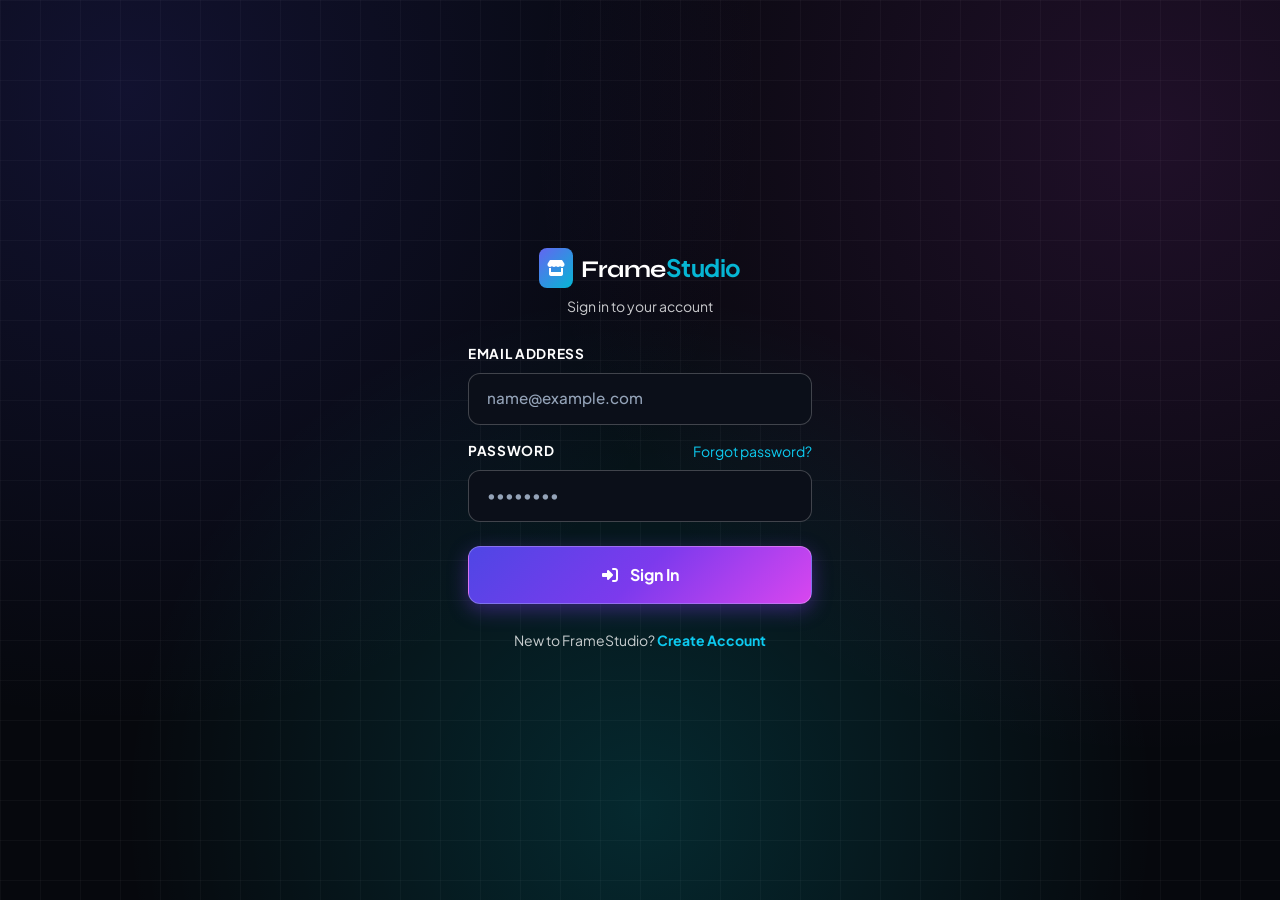
<file: frontend/admin/dashboard.html>
<!DOCTYPE html>
<html lang="en">
<head>
    <meta charset="UTF-8">
    <meta name="viewport" content="width=device-width, initial-scale=1.0">
    <title>Management Dashboard | FrameStudio</title>
    <link href="https://cdn.jsdelivr.net/npm/bootstrap@5.3.2/dist/css/bootstrap.min.css" rel="stylesheet">
    <link rel="stylesheet" href="https://cdnjs.cloudflare.com/ajax/libs/font-awesome/6.4.2/css/all.min.css">
    <link rel="stylesheet" href="../customer/css/style.css">
    <style>
        .stat-card {
            background: #0d1322 !important;
            border: 1px solid rgba(255, 255, 255, 0.22) !important;
            border-radius: 18px !important;
            padding: 1.4rem !important;
            box-shadow: 0 10px 30px rgba(0, 0, 0, 0.6) !important;
            transition: transform 0.25s ease, border-color 0.25s ease;
            height: 100%;
        }
        .stat-card:hover {
            transform: translateY(-3px);
            border-color: #00f2fe !important;
        }

        .stat-label {
            font-size: 0.82rem !important;
            font-weight: 800 !important;
            text-transform: uppercase !important;
            letter-spacing: 0.06em !important;
            display: block !important;
            margin-bottom: 0.35rem !important;
            text-shadow: 0 1px 2px rgba(0,0,0,0.8);
        }

        .stat-value {
            font-size: 1.85rem !important;
            font-weight: 800 !important;
            margin: 0 !important;
            line-height: 1.2 !important;
        }

        .metrics-section-title {
            color: #94a3b8;
            font-size: 0.85rem;
            font-weight: 800;
            text-transform: uppercase;
            letter-spacing: 0.08em;
            margin-bottom: 0.75rem;
            display: flex;
            align-items: center;
            gap: 0.5rem;
        }

        table.table-custom-dark,
        table.table-custom-dark > thead,
        table.table-custom-dark > tbody,
        table.table-custom-dark > thead > tr,
        table.table-custom-dark > tbody > tr,
        table.table-custom-dark > thead > tr > th,
        table.table-custom-dark > tbody > tr > td {
            background-color: transparent !important;
            background: transparent !important;
            --bs-table-bg: transparent !important;
            --bs-table-accent-bg: transparent !important;
            --bs-table-striped-bg: transparent !important;
            --bs-table-hover-bg: rgba(255, 255, 255, 0.04) !important;
        }

        table.table-custom-dark th {
            color: #00f2fe !important;
            font-weight: 800 !important;
            font-size: 0.85rem !important;
            text-transform: uppercase !important;
            letter-spacing: 0.06em !important;
            border-bottom: 2px solid rgba(0, 242, 254, 0.3) !important;
            border-top: none !important;
            padding: 1.1rem 0.9rem !important;
        }

        table.table-custom-dark td {
            color: #ffffff !important;
            font-weight: 500 !important;
            font-size: 0.95rem !important;
            padding: 1.1rem 0.9rem !important;
            vertical-align: middle !important;
            border-bottom: 1px solid rgba(255, 255, 255, 0.12) !important;
            border-top: none !important;
        }

        .empty-table-text {
            color: #cbd5e1 !important;
            font-size: 1rem !important;
            font-weight: 600 !important;
            padding: 3rem 1rem !important;
        }

        .admin-nav-tabs .nav-link {
            background: #0f172a !important;
            color: #ffffff !important;
            font-weight: 700 !important;
            font-size: 0.95rem !important;
            border: 1px solid rgba(255, 255, 255, 0.3) !important;
            border-radius: 12px !important;
            padding: 0.85rem 1.5rem !important;
            display: inline-flex;
            align-items: center;
            gap: 0.5rem;
        }
        .admin-nav-tabs .nav-link:hover {
            background: #1e293b !important;
            color: #00f2fe !important;
            border-color: #00f2fe !important;
        }
        .admin-nav-tabs .nav-link.active {
            background: linear-gradient(135deg, #4f46e5 0%, #7c3aed 50%, #d946ef 100%) !important;
            color: #ffffff !important;
            font-weight: 800 !important;
            border: 1px solid rgba(255, 255, 255, 0.6) !important;
            box-shadow: 0 6px 20px rgba(124, 58, 237, 0.5) !important;
        }

        #flashcardContainer {
            position: fixed;
            top: 24px;
            right: 24px;
            z-index: 1099;
            display: flex;
            flex-direction: column;
            gap: 12px;
            pointer-events: none;
        }

        .flashcard-toast {
            pointer-events: auto;
            min-width: 320px;
            max-width: 420px;
            background: rgba(13, 19, 34, 0.95);
            backdrop-filter: blur(16px);
            border-radius: 16px;
            padding: 1rem 1.25rem;
            color: #ffffff;
            box-shadow: 0 15px 35px rgba(0, 0, 0, 0.7);
            border: 1px solid rgba(255, 255, 255, 0.18);
            display: flex;
            align-items: flex-start;
            gap: 12px;
            animation: slideInRight 0.3s cubic-bezier(0.16, 1, 0.3, 1);
            transition: all 0.3s ease;
        }

        .flashcard-toast.success { border-color: #10b981; }
        .flashcard-toast.danger { border-color: #ef4444; }
        .flashcard-toast.info { border-color: #00f2fe; }

        @keyframes slideInRight {
            from { transform: translateX(100%); opacity: 0; }
            to { transform: translateX(0); opacity: 1; }
        }

        .glass-confirm-dialog {
            background: #0d1322 !important;
            border: 1px solid rgba(255, 255, 255, 0.22) !important;
            border-radius: 22px !important;
            box-shadow: 0 25px 60px rgba(0, 0, 0, 0.95);
        }
    </style>
</head>
<body>

    <!-- Flashcard Toast Notifications Hub -->
    <div id="flashcardContainer"></div>

    <!-- Sticky Navigation with Left Hamburger Menu -->
    <nav class="navbar navbar-expand-lg navbar-dark glass-nav sticky-top py-3">
        <div class="container-fluid px-lg-5">
            <button class="hamburger-btn me-3" type="button" data-bs-toggle="offcanvas" data-bs-target="#fsHamburgerDrawer" aria-controls="fsHamburgerDrawer">
                <i class="fas fa-bars"></i>
            </button>

            <a class="navbar-brand d-flex align-items-center gap-2 text-white" href="dashboard.html">
                <span class="p-2 rounded-3" style="background: linear-gradient(135deg, #6366f1, #06b6d4);">
                    <i class="fas fa-shield-halved text-white"></i>
                </span>
                <span class="fs-4 fw-bold brand-font">Studio<span style="color:#06b6d4">Control</span></span>
            </a>
            <div class="d-flex align-items-center gap-3 ms-auto">
                <span id="userBadgeRole" class="badge px-3 py-2 text-uppercase fw-bold bg-danger">ROLE: ADMIN</span>
                <a href="../customer/shop.html" target="_blank" class="btn btn-luxury-outline btn-sm">
                    <i class="fas fa-external-link-alt me-1"></i> Live Storefront
                </a>
                <button onclick="Auth.logout()" class="btn btn-luxury-outline btn-sm text-danger border-danger">
                    <i class="fas fa-sign-out-alt me-1"></i> Logout
                </button>
            </div>
        </div>
    </nav>

    <div class="container-fluid px-lg-5 py-5">
        
        <!-- ROW 1: USER DIRECTORY & COMMUNITY METRICS (STRICTLY ADMIN-ONLY) -->
        <div id="adminCommunityMetricsBlock" class="d-none">
            <div class="metrics-section-title">
                <i class="fas fa-users text-info"></i> FrameStudio Community & Account Metrics
            </div>
            <div class="row g-4 mb-5">
                <div class="col-md-3 col-sm-6">
                    <div class="stat-card">
                        <div class="d-flex justify-content-between align-items-center">
                            <div>
                                <span class="stat-label" style="color: #38bdf8 !important;">Total Platform Users</span>
                                <h3 class="stat-value text-white" id="statTotalUsers">0</h3>
                            </div>
                            <div class="p-3 rounded-circle" style="background: rgba(0, 242, 254, 0.15); border: 1px solid #00f2fe;">
                                <i class="fas fa-users fs-4" style="color: #00f2fe;"></i>
                            </div>
                        </div>
                    </div>
                </div>

                <div class="col-md-3 col-sm-6">
                    <div class="stat-card">
                        <div class="d-flex justify-content-between align-items-center">
                            <div>
                                <span class="stat-label" style="color: #a5b4fc !important;">Registered Customers</span>
                                <h3 class="stat-value text-white" id="statTotalCustomers">0</h3>
                            </div>
                            <div class="p-3 rounded-circle" style="background: rgba(99, 102, 241, 0.2); border: 1px solid #6366f1;">
                                <i class="fas fa-user-tag fs-4 text-primary"></i>
                            </div>
                        </div>
                    </div>
                </div>

                <div class="col-md-3 col-sm-6">
                    <div class="stat-card">
                        <div class="d-flex justify-content-between align-items-center">
                            <div>
                                <span class="stat-label" style="color: #f472b6 !important;">Vendors & Agencies</span>
                                <h3 class="stat-value text-white" id="statTotalVendors">0</h3>
                            </div>
                            <div class="p-3 rounded-circle" style="background: rgba(236, 72, 153, 0.2); border: 1px solid #ec4899;">
                                <i class="fas fa-store fs-4" style="color: #ec4899;"></i>
                            </div>
                        </div>
                    </div>
                </div>

                <div class="col-md-3 col-sm-6">
                    <div class="stat-card">
                        <div class="d-flex justify-content-between align-items-center">
                            <div>
                                <span class="stat-label" style="color: #fde047 !important;">Pending Vendor Approvals</span>
                                <h3 class="stat-value" style="color: #facc15 !important;" id="statPendingVendors">0</h3>
                            </div>
                            <div class="p-3 rounded-circle" style="background: rgba(245, 158, 11, 0.2); border: 1px solid #f59e0b;">
                                <i class="fas fa-user-clock fs-4 text-warning"></i>
                            </div>
                        </div>
                    </div>
                </div>
            </div>
        </div>

        <!-- ROW 2: STORE OPERATIONS & REVENUE -->
        <div class="metrics-section-title">
            <i class="fas fa-chart-line text-success"></i> Store Commerce & Order Metrics
        </div>
        <div class="row g-4 mb-5">
            <div class="col-md-3 col-sm-6">
                <div class="stat-card">
                    <div class="d-flex justify-content-between align-items-center">
                        <div>
                            <span class="stat-label" style="color: #4ade80 !important;">Total Sales Revenue</span>
                            <h3 class="stat-value text-white" id="statRevenue">₹0.00</h3>
                        </div>
                        <div class="p-3 rounded-circle" style="background: rgba(16, 185, 129, 0.2); border: 1px solid #10b981;">
                            <i class="fas fa-wallet fs-4 text-success"></i>
                        </div>
                    </div>
                </div>
            </div>

            <div class="col-md-3 col-sm-6">
                <div class="stat-card">
                    <div class="d-flex justify-content-between align-items-center">
                        <div>
                            <span class="stat-label" style="color: #c084fc !important;">Total Orders Placed</span>
                            <h3 class="stat-value text-white" id="statOrders">0</h3>
                        </div>
                        <div class="p-3 rounded-circle" style="background: rgba(168, 85, 247, 0.2); border: 1px solid #a855f7;">
                            <i class="fas fa-boxes-packing fs-4" style="color: #c084fc;"></i>
                        </div>
                    </div>
                </div>
            </div>

            <div class="col-md-3 col-sm-6">
                <div class="stat-card">
                    <div class="d-flex justify-content-between align-items-center">
                        <div>
                            <span class="stat-label" style="color: #fde047 !important;">Pending Fulfillment</span>
                            <h3 class="stat-value" style="color: #facc15 !important;" id="statNewOrders">0</h3>
                        </div>
                        <div class="p-3 rounded-circle" style="background: rgba(245, 158, 11, 0.2); border: 1px solid #f59e0b;">
                            <i class="fas fa-clock fs-4 text-warning"></i>
                        </div>
                    </div>
                </div>
            </div>

            <div class="col-md-3 col-sm-6">
                <div class="stat-card">
                    <div class="d-flex justify-content-between align-items-center">
                        <div>
                            <span class="stat-label" style="color: #fca5a5 !important;">Low Stock / Slots</span>
                            <h3 class="stat-value" style="color: #f87171 !important;" id="statLowStock">0</h3>
                        </div>
                        <div class="p-3 rounded-circle" style="background: rgba(239, 68, 68, 0.2); border: 1px solid #ef4444;">
                            <i class="fas fa-triangle-exclamation fs-4 text-danger"></i>
                        </div>
                    </div>
                </div>
            </div>
        </div>

        <!-- Navigation Tabs -->
        <ul class="nav nav-pills admin-nav-tabs mb-4 gap-3" id="adminTabs" role="tablist">
            <li class="nav-item" role="presentation">
                <button class="nav-link active" data-bs-toggle="pill" data-bs-target="#tabOrders" type="button" role="tab">
                    <i class="fas fa-receipt"></i> All Orders & Service Bookings
                </button>
            </li>
            <li class="nav-item" id="navItemUsers" role="presentation">
                <button class="nav-link" data-bs-toggle="pill" data-bs-target="#tabUsers" type="button" role="tab">
                    <i class="fas fa-users-gear"></i> Users Directory (Customers & Vendors)
                </button>
            </li>
            <li class="nav-item" role="presentation">
                <button class="nav-link" data-bs-toggle="pill" data-bs-target="#tabCatalog" type="button" role="tab">
                    <i class="fas fa-plus-circle"></i> Manage Catalog & Listings
                </button>
            </li>
        </ul>

        <div class="tab-content">
            <!-- TAB 1: ALL ORDERS -->
            <div class="tab-pane fade show active" id="tabOrders">
                <div class="glass-card p-4">
                    <div class="d-flex justify-content-between align-items-center mb-4">
                        <h5 class="fw-bold text-white mb-0"><i class="fas fa-clipboard-list text-primary me-2"></i>Complete Orders Ledger</h5>
                        <button onclick="loadOrders()" class="btn btn-luxury-outline btn-sm"><i class="fas fa-rotate me-1"></i> Refresh</button>
                    </div>
                    <div class="table-responsive">
                        <table class="table table-custom-dark align-middle mb-0">
                            <thead>
                                <tr>
                                    <th>Order Identifier</th>
                                    <th>Customer & Contact</th>
                                    <th>Items / Services Booked</th>
                                    <th>Total & Method</th>
                                    <th>Lifecycle Status</th>
                                    <th>Dispatch / Shipping Actions</th>
                                </tr>
                            </thead>
                            <tbody id="ordersTableBody">
                                <tr><td colspan="6" class="text-center py-4 text-white"><div class="spinner-border text-primary"></div></td></tr>
                            </tbody>
                        </table>
                    </div>
                </div>
            </div>

            <!-- TAB 2: USERS DIRECTORY -->
            <div class="tab-pane fade" id="tabUsers">
                <div class="glass-card p-4">
                    <div class="d-flex justify-content-between align-items-center mb-4">
                        <h5 class="fw-bold text-white mb-0"><i class="fas fa-users-gear text-info me-2"></i>Registered Users & Vendor Approvals</h5>
                        <button onclick="loadUsers()" class="btn btn-luxury-outline btn-sm"><i class="fas fa-rotate me-1"></i> Refresh</button>
                    </div>
                    <div class="table-responsive">
                        <table class="table table-custom-dark align-middle mb-0">
                            <thead>
                                <tr>
                                    <th>User / Brand Name</th>
                                    <th>Email Address</th>
                                    <th>System Role</th>
                                    <th>Account State</th>
                                    <th>Moderation Action</th>
                                </tr>
                            </thead>
                            <tbody id="usersTableBody">
                                <tr><td colspan="5" class="text-center py-4 text-white"><div class="spinner-border text-primary"></div></td></tr>
                            </tbody>
                        </table>
                    </div>
                </div>
            </div>

            <!-- TAB 3: PRODUCTS & SERVICES -->
            <div class="tab-pane fade" id="tabCatalog">
                <div class="row g-4">
                    <div class="col-lg-5">
                        <div class="glass-card p-4 p-md-5">
                            <h5 class="fw-bold text-white mb-4"><i class="fas fa-upload text-accent me-2"></i>Publish Listing</h5>
                            
                            <form id="addProductForm">
                                <div class="mb-3">
                                    <label class="form-label form-label-high">Title / Service Name</label>
                                    <input type="text" id="pName" class="form-control form-control-luxury" placeholder="e.g. Resin Ocean Clock or Studio Portrait Shoot" required>
                                </div>

                                <div class="row g-3 mb-3">
                                    <div class="col-md-6">
                                        <label class="form-label form-label-high">Category</label>
                                        <select id="pCategory" class="form-select form-control-luxury" onchange="toggleCustomCategoryInput('pCategory', 'pCustomCatWrap')" required></select>
                                    </div>
                                    <div class="col-md-6">
                                        <label class="form-label form-label-high">Price (₹)</label>
                                        <input type="number" id="pPrice" class="form-control form-control-luxury" placeholder="999.00" min="1" step="0.01" required>
                                    </div>
                                </div>

                                <!-- Dynamic Custom Category Text Input -->
                                <div id="pCustomCatWrap" class="mb-3 d-none">
                                    <label class="form-label form-label-high text-info"><i class="fas fa-tag me-1"></i>Type Your Custom Category Name</label>
                                    <input type="text" id="pCustomCategory" class="form-control form-control-luxury border-info" placeholder="e.g. Wedding Stationery, Ceramic Clay, Neon Sign">
                                </div>

                                <div class="row g-3 mb-3">
                                    <div class="col-md-6">
                                        <label class="form-label form-label-high">Stock / Booking Slots</label>
                                        <input type="number" id="pStock" class="form-control form-control-luxury" value="10" min="0" required>
                                    </div>
                                    <div class="col-md-6">
                                        <label class="form-label form-label-high">Dimensions / Duration</label>
                                        <input type="text" id="pDim" class="form-control form-control-luxury" placeholder="e.g. 12x18 in or 2 Hours">
                                    </div>
                                </div>

                                <div class="mb-3">
                                    <label class="form-label form-label-high">Material / Deliverables</label>
                                    <input type="text" id="pMat" class="form-control form-control-luxury" placeholder="e.g. Teak Wood / High-Res JPEGs">
                                </div>

                                <div class="mb-3">
                                    <label class="form-label form-label-high">Image URL</label>
                                    <input type="url" id="pImg" class="form-control form-control-luxury" placeholder="https://images.unsplash.com/..." required>
                                </div>

                                <div class="mb-4">
                                    <label class="form-label form-label-high">Description</label>
                                    <textarea id="pDesc" class="form-control form-control-luxury" rows="3" placeholder="Describe handcrafted details or booking instructions..."></textarea>
                                </div>

                                <button type="submit" class="btn btn-luxury w-100 py-3">
                                    <i class="fas fa-plus-circle me-1"></i> Publish to Live Storefront
                                </button>
                            </form>
                        </div>
                    </div>

                    <div class="col-lg-7">
                        <div class="glass-card p-4">
                            <h5 class="fw-bold text-white mb-4"><i class="fas fa-boxes-stacked text-primary me-2"></i>Active Platform Listings</h5>
                            <div id="catalogList" class="d-flex flex-column gap-3">
                                <div class="text-center py-4 text-white"><div class="spinner-border text-primary"></div></div>
                            </div>
                        </div>
                    </div>
                </div>
            </div>
        </div>
    </div>

    <!-- Edit Product / Service Modal (With Custom Category Support) -->
    <div class="modal fade" id="editProductModal" tabindex="-1" aria-hidden="true">
        <div class="modal-dialog modal-dialog-centered modal-lg">
            <div class="modal-content auth-card text-white border-0" style="background:#0d1322; border: 1px solid rgba(0,242,254,0.3) !important;">
                <div class="modal-header border-0 pb-0">
                    <h5 class="modal-title fw-bold text-white"><i class="fas fa-pen-to-square text-info me-2"></i>Edit Listing Details</h5>
                    <button type="button" class="btn-close btn-close-white" data-bs-dismiss="modal"></button>
                </div>
                <div class="modal-body p-4">
                    <form id="editProductForm">
                        <input type="hidden" id="editPId">
                        <div class="mb-3">
                            <label class="form-label form-label-high">Title / Service Name</label>
                            <input type="text" id="editPName" class="form-control form-control-luxury" required>
                        </div>

                        <div class="row g-3 mb-3">
                            <div class="col-md-6">
                                <label class="form-label form-label-high">Category</label>
                                <select id="editPCategory" class="form-select form-control-luxury" onchange="toggleCustomCategoryInput('editPCategory', 'editPCustomCatWrap')" required></select>
                            </div>
                            <div class="col-md-6">
                                <label class="form-label form-label-high">Price (₹)</label>
                                <input type="number" id="editPPrice" class="form-control form-control-luxury" min="1" step="0.01" required>
                            </div>
                        </div>

                        <!-- Edit Form Custom Category Input -->
                        <div id="editPCustomCatWrap" class="mb-3 d-none">
                            <label class="form-label form-label-high text-info"><i class="fas fa-tag me-1"></i>Type Your Custom Category Name</label>
                            <input type="text" id="editPCustomCategory" class="form-control form-control-luxury border-info" placeholder="e.g. Canvas Painting, Customized Mugs">
                        </div>

                        <div class="row g-3 mb-3">
                            <div class="col-md-6">
                                <label class="form-label form-label-high">Stock / Booking Slots</label>
                                <input type="number" id="editPStock" class="form-control form-control-luxury" min="0" required>
                            </div>
                            <div class="col-md-6">
                                <label class="form-label form-label-high">Dimensions / Duration</label>
                                <input type="text" id="editPDim" class="form-control form-control-luxury">
                            </div>
                        </div>

                        <div class="mb-3">
                            <label class="form-label form-label-high">Material / Deliverables</label>
                            <input type="text" id="editPMat" class="form-control form-control-luxury">
                        </div>

                        <div class="mb-3">
                            <label class="form-label form-label-high">Image URL</label>
                            <input type="url" id="editPImg" class="form-control form-control-luxury" required>
                        </div>

                        <div class="mb-4">
                            <label class="form-label form-label-high">Description</label>
                            <textarea id="editPDesc" class="form-control form-control-luxury" rows="3"></textarea>
                        </div>

                        <div class="d-flex gap-2">
                            <button type="button" class="btn btn-luxury-outline w-50 py-3" data-bs-dismiss="modal">Cancel</button>
                            <button type="submit" class="btn btn-luxury w-50 py-3 fw-bold">
                                <i class="fas fa-save me-1"></i> Save Changes
                            </button>
                        </div>
                    </form>
                </div>
            </div>
        </div>
    </div>

    <!-- Dispatch & Shipping Modal -->
    <div class="modal fade" id="shippingModal" tabindex="-1" aria-hidden="true">
        <div class="modal-dialog modal-dialog-centered">
            <div class="modal-content auth-card text-white border-0" style="background:#0d1322; border: 1px solid rgba(255,255,255,0.2) !important;">
                <div class="modal-header border-0 pb-0">
                    <h5 class="modal-title fw-bold text-white"><i class="fas fa-truck-fast text-info me-2"></i>Dispatch & Assign Courier</h5>
                    <button type="button" class="btn-close btn-close-white" data-bs-dismiss="modal"></button>
                </div>
                <div class="modal-body p-4">
                    <input type="hidden" id="modalOrderId">
                    <div class="mb-3">
                        <label class="form-label form-label-high">Courier / Delivery Partner</label>
                        <input type="text" id="courierName" class="form-control form-control-luxury" placeholder="e.g. Blue Dart, Delhivery, Dunzo, Handover" required>
                    </div>
                    <div class="mb-4">
                        <label class="form-label form-label-high">Tracking / AWB Number</label>
                        <input type="text" id="trackingNumber" class="form-control form-control-luxury" placeholder="e.g. BLU-84920492" required>
                    </div>
                    <button type="button" onclick="submitShippingUpdate()" class="btn btn-luxury w-100 py-3">
                        <i class="fas fa-paper-plane me-1"></i> Mark as Shipped & Notify Customer
                    </button>
                </div>
            </div>
        </div>
    </div>

    <!-- Generic Confirmation Modal -->
    <div class="modal fade" id="confirmationTileModal" tabindex="-1" aria-hidden="true">
        <div class="modal-dialog modal-dialog-centered" style="max-width: 420px;">
            <div class="modal-content glass-confirm-dialog text-white p-4">
                <div class="text-center mb-3">
                    <div class="d-inline-flex p-3 rounded-circle mb-3" id="confirmTileIconBox" style="background: rgba(239, 68, 68, 0.15); border: 1px solid #ef4444;">
                        <i class="fas fa-triangle-exclamation fs-2 text-danger" id="confirmTileIcon"></i>
                    </div>
                    <h5 class="fw-bold text-white mb-2" id="confirmTileTitle">Confirm Action</h5>
                    <p class="text-light small mb-0" id="confirmTileMessage" style="opacity: 0.85; line-height: 1.5;"></p>
                </div>
                <div class="d-flex gap-2 mt-3">
                    <button type="button" class="btn btn-luxury-outline w-50 py-2" data-bs-dismiss="modal">Cancel</button>
                    <button type="button" class="btn btn-danger w-50 py-2 fw-bold" id="confirmTileActionBtn">Proceed</button>
                </div>
            </div>
        </div>
    </div>

    <script src="https://cdn.jsdelivr.net/npm/bootstrap@5.3.2/dist/js/bootstrap.bundle.min.js"></script>
    <script src="../customer/js/api.js"></script>
    <script src="../customer/js/drawer.js"></script>
    <script>
        const user = Auth.checkAuth(true);
        if (!user || (user.role !== 'seller' && user.role !== 'vendor' && user.role !== 'admin')) {
            window.location.href = '../customer/login.html';
        }

        const roleBadge = document.getElementById('userBadgeRole');
        if (roleBadge && user) {
            roleBadge.innerText = `ROLE: ${user.role.toUpperCase()}`;
            roleBadge.className = `badge px-3 py-2 fw-bold ${user.role === 'admin' ? 'bg-danger' : 'bg-primary'}`;
        }

        function showFlashcard(message, type = 'success') {
            const container = document.getElementById('flashcardContainer');
            const icons = {
                success: '<i class="fas fa-check-circle text-success fs-5"></i>',
                danger: '<i class="fas fa-circle-exclamation text-danger fs-5"></i>',
                info: '<i class="fas fa-info-circle text-info fs-5"></i>'
            };

            const card = document.createElement('div');
            card.className = `flashcard-toast ${type}`;
            card.innerHTML = `
                <div>${icons[type] || icons.info}</div>
                <div class="flex-grow-1">
                    <div class="fw-bold small text-uppercase" style="letter-spacing: 0.05em; color: ${type === 'success' ? '#34d399' : (type === 'danger' ? '#f87171' : '#38bdf8')}">
                        ${type === 'success' ? 'Update Successful' : (type === 'danger' ? 'Notice' : 'Information')}
                    </div>
                    <div class="small text-white mt-1" style="line-height: 1.4;">${message}</div>
                </div>
            `;

            container.appendChild(card);

            setTimeout(() => {
                card.style.opacity = '0';
                card.style.transform = 'translateX(100%)';
                setTimeout(() => card.remove(), 300);
            }, 3500);
        }

        let currentConfirmCallback = null;
        function showConfirmTile(title, message, btnText, btnColorClass, onConfirm, isDanger = true) {
            document.getElementById('confirmTileTitle').innerText = title;
            document.getElementById('confirmTileMessage').innerText = message;
            
            const actionBtn = document.getElementById('confirmTileActionBtn');
            actionBtn.innerText = btnText;
            actionBtn.className = `btn ${btnColorClass} w-50 py-2 fw-bold`;

            const iconBox = document.getElementById('confirmTileIconBox');
            const icon = document.getElementById('confirmTileIcon');
            if (isDanger) {
                iconBox.style.background = 'rgba(239, 68, 68, 0.15)';
                iconBox.style.borderColor = '#ef4444';
                icon.className = 'fas fa-trash-alt fs-2 text-danger';
            } else {
                iconBox.style.background = 'rgba(16, 185, 129, 0.15)';
                iconBox.style.borderColor = '#10b981';
                icon.className = 'fas fa-shield-check fs-2 text-success';
            }

            currentConfirmCallback = onConfirm;
            new bootstrap.Modal(document.getElementById('confirmationTileModal')).show();
        }

        document.getElementById('confirmTileActionBtn').addEventListener('click', () => {
            bootstrap.Modal.getInstance(document.getElementById('confirmationTileModal')).hide();
            if (typeof currentConfirmCallback === 'function') {
                currentConfirmCallback();
            }
        });

        function toggleCustomCategoryInput(selectId, wrapId) {
            const val = document.getElementById(selectId).value;
            const wrap = document.getElementById(wrapId);
            if (val === 'OTHER') {
                wrap.classList.remove('d-none');
            } else {
                wrap.classList.add('d-none');
            }
        }

        async function initAdmin() {
            const commBlock = document.getElementById('adminCommunityMetricsBlock');
            const userTabNav = document.getElementById('navItemUsers');

            if (user && user.role === 'admin') {
                if (commBlock) commBlock.classList.remove('d-none');
                if (userTabNav) userTabNav.classList.remove('d-none');
                loadUsers();
            } else {
                if (commBlock) commBlock.classList.add('d-none');
                if (userTabNav) userTabNav.classList.add('d-none');
            }

            loadDashboardStats();
            loadOrders();
            loadCategories();
            loadCatalog();
        }

        async function loadDashboardStats() {
            try {
                const res = await fetch(`${API_BASE}/admin/dashboard-stats`, {
                    headers: { 'Authorization': `Bearer ${Auth.getToken()}` }
                });
                const data = await res.json();
                if (data.success) {
                    const s = data.stats;
                    if (user && user.role === 'admin') {
                        document.getElementById('statTotalUsers').innerText = s.total_users || 0;
                        document.getElementById('statTotalCustomers').innerText = s.total_customers || 0;
                        document.getElementById('statTotalVendors').innerText = s.total_vendors || 0;
                        document.getElementById('statPendingVendors').innerText = s.pending_vendors || 0;
                    }
                    document.getElementById('statRevenue').innerText = `₹${s.total_sales.toFixed(2)}`;
                    document.getElementById('statOrders').innerText = s.total_orders;
                    document.getElementById('statNewOrders').innerText = s.new_orders;
                    document.getElementById('statLowStock').innerText = s.low_stock_count;
                }
            } catch (err) {
                console.error(err);
            }
        }

        async function loadOrders() {
            const tbody = document.getElementById('ordersTableBody');
            try {
                const res = await fetch(`${API_BASE}/admin/orders`, {
                    headers: { 'Authorization': `Bearer ${Auth.getToken()}` }
                });
                const data = await res.json();

                if (data.success && data.data.length > 0) {
                    tbody.innerHTML = data.data.map(o => {
                        const items = o.order_items || [];
                        const customer = o.profiles ? o.profiles.full_name : 'Customer';
                        const isUPI = o.payment_method === 'UPI';
                        const shipping = (o.shipping && o.shipping[0]) || {};
                        const isAdmin = user && user.role === 'admin';

                        return `
                            <tr>
                                <td>
                                    <div class="fw-bold text-white fs-6">${o.order_number}</div>
                                    <small class="text-white" style="opacity: 0.7;">${new Date(o.created_at).toLocaleDateString()}</small>
                                </td>
                                <td>
                                    <div class="text-white fw-bold fs-6">${customer}</div>
                                    <small class="text-white" style="opacity: 0.7;">${o.shipping_address ? (o.shipping_address.phone || o.shipping_address.city) : ''}</small>
                                </td>
                                <td>
                                    ${items.map(i => `<div class="small text-white fw-semibold">&bull; ${i.product_name} <span style="color: #00f2fe;">(x${i.quantity})</span></div>`).join('')}
                                </td>
                                <td>
                                    <div class="fw-bold text-white fs-6">₹${parseFloat(o.total).toFixed(2)}</div>
                                    <span class="badge ${o.payment_status === 'Successful' ? 'bg-success' : 'bg-warning text-dark'} small">
                                        ${o.payment_method}: ${o.payment_status}
                                    </span>
                                </td>
                                <td>
                                    <select onchange="updateOrderStatus('${o.id}', this.value)" class="form-select form-select-sm form-control-luxury">
                                        <option value="Pending" ${o.order_status === 'Pending' ? 'selected' : ''}>Pending</option>
                                        <option value="Confirmed" ${o.order_status === 'Confirmed' ? 'selected' : ''}>Confirmed</option>
                                        <option value="Processing" ${o.order_status === 'Processing' ? 'selected' : ''}>Processing</option>
                                        <option value="Shipped" ${o.order_status === 'Shipped' ? 'selected' : ''}>Shipped</option>
                                        <option value="Delivered" ${o.order_status === 'Delivered' ? 'selected' : ''}>Delivered</option>
                                        <option value="Cancelled" ${o.order_status === 'Cancelled' ? 'selected' : ''}>Cancelled</option>
                                    </select>
                                </td>
                                <td>
                                    <div class="d-flex gap-2 align-items-center">
                                        ${isUPI && o.payment_status !== 'Successful' ? `
                                            <button onclick="verifyPaymentPrompt('${o.id}', '${o.order_number}')" class="btn btn-sm btn-success" title="Confirm Bank Credit">
                                                <i class="fas fa-check-circle"></i> Verify Pay
                                            </button>
                                        ` : ''}
                                        <button onclick="openShippingModal('${o.id}')" class="btn btn-sm btn-luxury-outline" title="Dispatch / Add Tracking">
                                            <i class="fas fa-truck"></i> ${shipping.tracking_number ? 'Update Ship' : 'Ship'}
                                        </button>
                                        ${isAdmin ? `
                                            <button onclick="deleteOrderPrompt('${o.id}', '${o.order_number}')" class="btn btn-sm btn-outline-danger px-2" title="Admin Delete Order">
                                                <i class="fas fa-trash-alt"></i>
                                            </button>
                                        ` : ''}
                                    </div>
                                </td>
                            </tr>
                        `;
                    }).join('');
                } else {
                    tbody.innerHTML = `<tr><td colspan="6" class="text-center empty-table-text"><i class="fas fa-inbox me-2 text-primary"></i>No orders placed yet.</td></tr>`;
                }
            } catch (err) {
                tbody.innerHTML = `<tr><td colspan="6" class="text-center text-danger py-4">Error loading orders from backend.</td></tr>`;
            }
        }

        function verifyPaymentPrompt(orderId, orderNum) {
            showConfirmTile(
                'Confirm UPI Credit',
                `Have you confirmed receipt of transfer for order #${orderNum} on your bank ledger?`,
                'Confirm & Approve',
                'btn-success',
                async () => {
                    await fetch(`${API_BASE}/admin/orders/${orderId}/status`, {
                        method: 'PUT',
                        headers: {
                            'Content-Type': 'application/json',
                            'Authorization': `Bearer ${Auth.getToken()}`
                        },
                        body: JSON.stringify({ payment_status: 'Successful', order_status: 'Confirmed' })
                    });
                    showFlashcard(`Payment for Order #${orderNum} verified and confirmed!`, 'success');
                    initAdmin();
                },
                false
            );
        }

        async function updateOrderStatus(orderId, newStatus) {
            await fetch(`${API_BASE}/admin/orders/${orderId}/status`, {
                method: 'PUT',
                headers: {
                    'Content-Type': 'application/json',
                    'Authorization': `Bearer ${Auth.getToken()}`
                },
                body: JSON.stringify({ order_status: newStatus })
            });
            showFlashcard(`Order status updated to "${newStatus}"`, 'info');
            initAdmin();
        }

        function deleteOrderPrompt(orderId, orderNum) {
            showConfirmTile(
                'Delete Order Record',
                `Are you sure you want to delete order #${orderNum}? All related shipping and payment records will be permanently removed.`,
                'Delete Order',
                'btn-danger',
                async () => {
                    try {
                        const res = await fetch(`${API_BASE}/admin/orders/${orderId}`, {
                            method: 'DELETE',
                            headers: { 'Authorization': `Bearer ${Auth.getToken()}` }
                        });
                        const data = await res.json();

                        if (res.ok && data.success) {
                            showFlashcard(`Order #${orderNum} permanently removed from ledger.`, 'danger');
                            loadOrders();
                            loadDashboardStats();
                        } else {
                            showFlashcard(data.message || 'Failed to delete order.', 'danger');
                        }
                    } catch (err) {
                        showFlashcard('Server error while deleting order.', 'danger');
                    }
                },
                true
            );
        }

        function openShippingModal(orderId) {
            document.getElementById('modalOrderId').value = orderId;
            new bootstrap.Modal(document.getElementById('shippingModal')).show();
        }

        async function submitShippingUpdate() {
            const orderId = document.getElementById('modalOrderId').value;
            const courier_name = document.getElementById('courierName').value.trim();
            const tracking_number = document.getElementById('trackingNumber').value.trim();

            if (!courier_name || !tracking_number) {
                showFlashcard('Please enter both courier partner and tracking number.', 'danger');
                return;
            }

            await fetch(`${API_BASE}/admin/orders/${orderId}/shipping`, {
                method: 'PUT',
                headers: {
                    'Content-Type': 'application/json',
                    'Authorization': `Bearer ${Auth.getToken()}`
                },
                body: JSON.stringify({ courier_name, tracking_number })
            });

            bootstrap.Modal.getInstance(document.getElementById('shippingModal')).hide();
            showFlashcard(`Shipment dispatched via ${courier_name} (${tracking_number})`, 'success');
            initAdmin();
        }

        async function loadUsers() {
            const tbody = document.getElementById('usersTableBody');
            if (!tbody) return;

            try {
                const res = await fetch(`${API_BASE}/admin/users`, {
                    headers: { 'Authorization': `Bearer ${Auth.getToken()}` }
                });
                const data = await res.json();

                if (data.success && data.data.length > 0) {
                    tbody.innerHTML = data.data.map(u => {
                        const isVendor = u.role === 'vendor' || u.role === 'seller';
                        const approved = u.is_approved !== false;

                        return `
                            <tr>
                                <td class="fw-bold text-white fs-6">${u.full_name || 'Customer'}</td>
                                <td class="text-white">${u.email}</td>
                                <td>
                                    <span class="badge ${u.role === 'admin' ? 'bg-danger' : (isVendor ? 'bg-primary' : 'bg-secondary')} text-uppercase px-2 py-1">
                                        ${u.role}
                                    </span>
                                </td>
                                <td>
                                    ${approved ? 
                                        `<span class="badge bg-success px-2 py-1"><i class="fas fa-check-circle me-1"></i>Approved</span>` : 
                                        `<span class="badge bg-warning text-dark px-2 py-1"><i class="fas fa-clock me-1"></i>Pending Approval</span>`
                                    }
                                </td>
                                <td>
                                    <div class="d-flex gap-2">
                                        ${isVendor ? `
                                            <button onclick="toggleApproval('${u.id}', ${!approved}, '${(u.full_name || 'Vendor').replace(/'/g, "\\'")}')" class="btn btn-sm ${approved ? 'btn-outline-warning' : 'btn-success'}">
                                                ${approved ? 'Revoke Access' : 'Approve Vendor'}
                                            </button>
                                        ` : ''}
                                        ${u.role !== 'admin' ? `
                                            <button onclick="deleteUserPrompt('${u.id}', '${(u.full_name || 'User').replace(/'/g, "\\'")}')" class="btn btn-sm btn-outline-danger" title="Delete User">
                                                <i class="fas fa-trash"></i> Delete
                                            </button>
                                        ` : '<span class="text-white small" style="opacity:0.6;">Protected Master Admin</span>'}
                                    </div>
                                </td>
                            </tr>
                        `;
                    }).join('');
                } else {
                    tbody.innerHTML = `<tr><td colspan="5" class="text-center empty-table-text"><i class="fas fa-users-slash me-2 text-info"></i>No users registered yet.</td></tr>`;
                }
            } catch (err) {
                tbody.innerHTML = `<tr><td colspan="5" class="text-center text-muted py-4">Super Admin access required.</td></tr>`;
            }
        }

        async function toggleApproval(userId, approveState, userName) {
            await fetch(`${API_BASE}/admin/users/${userId}/approval`, {
                method: 'PUT',
                headers: {
                    'Content-Type': 'application/json',
                    'Authorization': `Bearer ${Auth.getToken()}`
                },
                body: JSON.stringify({ is_approved: approveState })
            });
            showFlashcard(`Vendor "${userName}" ${approveState ? 'has been Approved' : 'access has been Suspended'}.`, approveState ? 'success' : 'info');
            loadUsers();
            loadDashboardStats();
        }

        function deleteUserPrompt(userId, name) {
            showConfirmTile(
                'Delete User Account',
                `Are you sure you want to permanently delete user "${name}"? This action will remove all user records.`,
                'Delete Account',
                'btn-danger',
                async () => {
                    await fetch(`${API_BASE}/admin/users/${userId}`, {
                        method: 'DELETE',
                        headers: { 'Authorization': `Bearer ${Auth.getToken()}` }
                    });
                    showFlashcard(`User "${name}" has been permanently deleted.`, 'danger');
                    loadUsers();
                    loadDashboardStats();
                },
                true
            );
        }

        let platformCategories = [];
        let catalogListings = [];

        async function loadCategories() {
            try {
                const res = await fetch(`${API_BASE}/categories`);
                const data = await res.json();
                
                const defaultSimple = [
                    { id: '1', name: 'Photo Shoots' },
                    { id: '2', name: 'Photo Frames' },
                    { id: '3', name: 'Handmade Art' },
                    { id: '4', name: 'Resin & Crafts' },
                    { id: '5', name: 'Gifts & Custom Items' },
                    { id: '6', name: 'Video & Editing' },
                    { id: '7', name: 'Home Decor' }
                ];

                platformCategories = (data.success && data.data && data.data.length > 0) ? data.data : defaultSimple;
                
                const select = document.getElementById('pCategory');
                const editSelect = document.getElementById('editPCategory');
                
                let optionsHtml = platformCategories.map(c => `<option value="${c.id}">${c.name}</option>`).join('');
                optionsHtml += `<option value="OTHER" style="color:#00f2fe; font-weight:bold;">+ Other (Type Custom Category)</option>`;

                if (select) select.innerHTML = optionsHtml;
                if (editSelect) editSelect.innerHTML = optionsHtml;
            } catch (err) {
                console.error(err);
            }
        }

        async function loadCatalog() {
            const container = document.getElementById('catalogList');
            try {
                // Query my-products with token for multi-vendor isolation
                const res = await fetch(`${API_BASE}/admin/my-products`, {
                    headers: { 'Authorization': `Bearer ${Auth.getToken()}` }
                });
                const data = await res.json();

                if (data.success && data.data.length > 0) {
                    catalogListings = data.data;
                    container.innerHTML = data.data.map((p, idx) => `
                        <div class="glass-card p-3 d-flex align-items-center justify-content-between gap-3 border" style="border-color: rgba(255,255,255,0.2) !important;">
                            <div class="d-flex align-items-center gap-3">
                                <img src="${p.image_url}" style="width: 65px; height: 65px; object-fit: cover; border-radius: 12px; border: 1px solid rgba(255,255,255,0.2);" alt="${p.name}">
                                <div>
                                    <span class="badge badge-luxury mb-1">${p.categories ? p.categories.name : 'Listing'}</span>
                                    <h6 class="fw-bold text-white mb-1">${p.name}</h6>
                                    <div class="small" style="color: #06b6d4;">₹${parseFloat(p.price).toFixed(2)} &bull; Slots/Stock: ${p.stock}</div>
                                </div>
                            </div>
                            <div class="d-flex gap-2">
                                <button onclick="openEditProductModal(${idx})" class="btn btn-outline-info btn-sm px-3 py-2" title="Edit Listing">
                                    <i class="fas fa-pen-to-square me-1"></i> Edit
                                </button>
                                <button onclick="deleteProductPrompt('${p.id}', '${p.name.replace(/'/g, "\\'")}')" class="btn btn-outline-danger btn-sm px-3 py-2" title="Delete Listing">
                                    <i class="fas fa-trash-alt me-1"></i> Delete
                                </button>
                            </div>
                        </div>
                    `).join('');
                } else {
                    container.innerHTML = `<div class="text-center py-4 empty-table-text"><i class="fas fa-box-open me-2 text-primary"></i>You haven't published any listings yet. Add your first offering on the left!</div>`;
                }
            } catch (err) {
                container.innerHTML = `<div class="alert alert-danger">Error loading listings.</div>`;
            }
        }

        function openEditProductModal(idx) {
            const p = catalogListings[idx];
            if (!p) return;

            document.getElementById('editPId').value = p.id;
            document.getElementById('editPName').value = p.name || '';
            document.getElementById('editPCategory').value = p.category_id || (p.categories ? p.categories.id : '');
            document.getElementById('editPPrice').value = p.price;
            document.getElementById('editPStock').value = p.stock;
            document.getElementById('editPDim').value = p.dimensions || '';
            document.getElementById('editPMat').value = p.material || '';
            document.getElementById('editPImg').value = p.image_url || '';
            document.getElementById('editPDesc').value = p.description || '';

            toggleCustomCategoryInput('editPCategory', 'editPCustomCatWrap');

            new bootstrap.Modal(document.getElementById('editProductModal')).show();
        }

        document.getElementById('editProductForm').addEventListener('submit', async (e) => {
            e.preventDefault();

            const pId = document.getElementById('editPId').value;
            const category_id = document.getElementById('editPCategory').value;
            const custom_category = document.getElementById('editPCustomCategory').value.trim();

            const payload = {
                name: document.getElementById('editPName').value.trim(),
                category_id: category_id,
                custom_category: custom_category,
                price: parseFloat(document.getElementById('editPPrice').value),
                stock: parseInt(document.getElementById('editPStock').value),
                dimensions: document.getElementById('editPDim').value.trim(),
                material: document.getElementById('editPMat').value.trim(),
                image_url: document.getElementById('editPImg').value.trim(),
                description: document.getElementById('editPDesc').value.trim()
            };

            try {
                const res = await fetch(`${API_BASE}/admin/products/${pId}`, {
                    method: 'PUT',
                    headers: {
                        'Content-Type': 'application/json',
                        'Authorization': `Bearer ${Auth.getToken()}`
                    },
                    body: JSON.stringify(payload)
                });

                const data = await res.json();
                if (res.ok && data.success) {
                    bootstrap.Modal.getInstance(document.getElementById('editProductModal')).hide();
                    showFlashcard(`Listing "${payload.name}" updated successfully!`, 'success');
                    loadCategories();
                    loadCatalog();
                    loadDashboardStats();
                } else {
                    showFlashcard(data.message || 'Failed to update listing.', 'danger');
                }
            } catch (err) {
                showFlashcard('Server error while saving listing.', 'danger');
            }
        });

        document.getElementById('addProductForm').addEventListener('submit', async (e) => {
            e.preventDefault();

            const category_id = document.getElementById('pCategory').value;
            const custom_category = document.getElementById('pCustomCategory').value.trim();

            const payload = {
                name: document.getElementById('pName').value.trim(),
                category_id: category_id,
                custom_category: custom_category,
                price: parseFloat(document.getElementById('pPrice').value),
                stock: parseInt(document.getElementById('pStock').value),
                dimensions: document.getElementById('pDim').value.trim(),
                material: document.getElementById('pMat').value.trim(),
                image_url: document.getElementById('pImg').value.trim(),
                description: document.getElementById('pDesc').value.trim()
            };

            try {
                const res = await fetch(`${API_BASE}/admin/products`, {
                    method: 'POST',
                    headers: {
                        'Content-Type': 'application/json',
                        'Authorization': `Bearer ${Auth.getToken()}`
                    },
                    body: JSON.stringify(payload)
                });

                const data = await res.json();
                if (res.ok && data.success) {
                    showFlashcard(`Listing "${payload.name}" published to live storefront!`, 'success');
                    document.getElementById('addProductForm').reset();
                    document.getElementById('pCustomCatWrap').classList.add('d-none');
                    loadCategories();
                    loadCatalog();
                    loadDashboardStats();
                } else {
                    showFlashcard(data.message || 'Failed to add item', 'danger');
                }
            } catch (err) {
                showFlashcard('Server error while saving listing.', 'danger');
            }
        });

        function deleteProductPrompt(pId, pName) {
            showConfirmTile(
                'Delete Platform Listing',
                `Are you sure you want to delete "${pName}" from the live storefront catalog?`,
                'Delete Listing',
                'btn-danger',
                async () => {
                    try {
                        const res = await fetch(`${API_BASE}/admin/products/${pId}`, {
                            method: 'DELETE',
                            headers: { 'Authorization': `Bearer ${Auth.getToken()}` }
                        });
                        const data = await res.json();

                        if (res.ok && data.success) {
                            showFlashcard(`"${pName}" has been removed.`, 'danger');
                            loadCatalog();
                            loadDashboardStats();
                        } else {
                            showFlashcard(data.message || 'Failed to delete listing.', 'danger');
                        }
                    } catch (err) {
                        showFlashcard('Server error while deleting listing.', 'danger');
                    }
                },
                true
            );
        }

        document.addEventListener('DOMContentLoaded', () => {
            initAdmin();
            if (typeof DrawerEngine !== 'undefined') {
                DrawerEngine.init(user ? user.role : 'admin');
            }
        });
    </script>
</body>
</html>
</file>
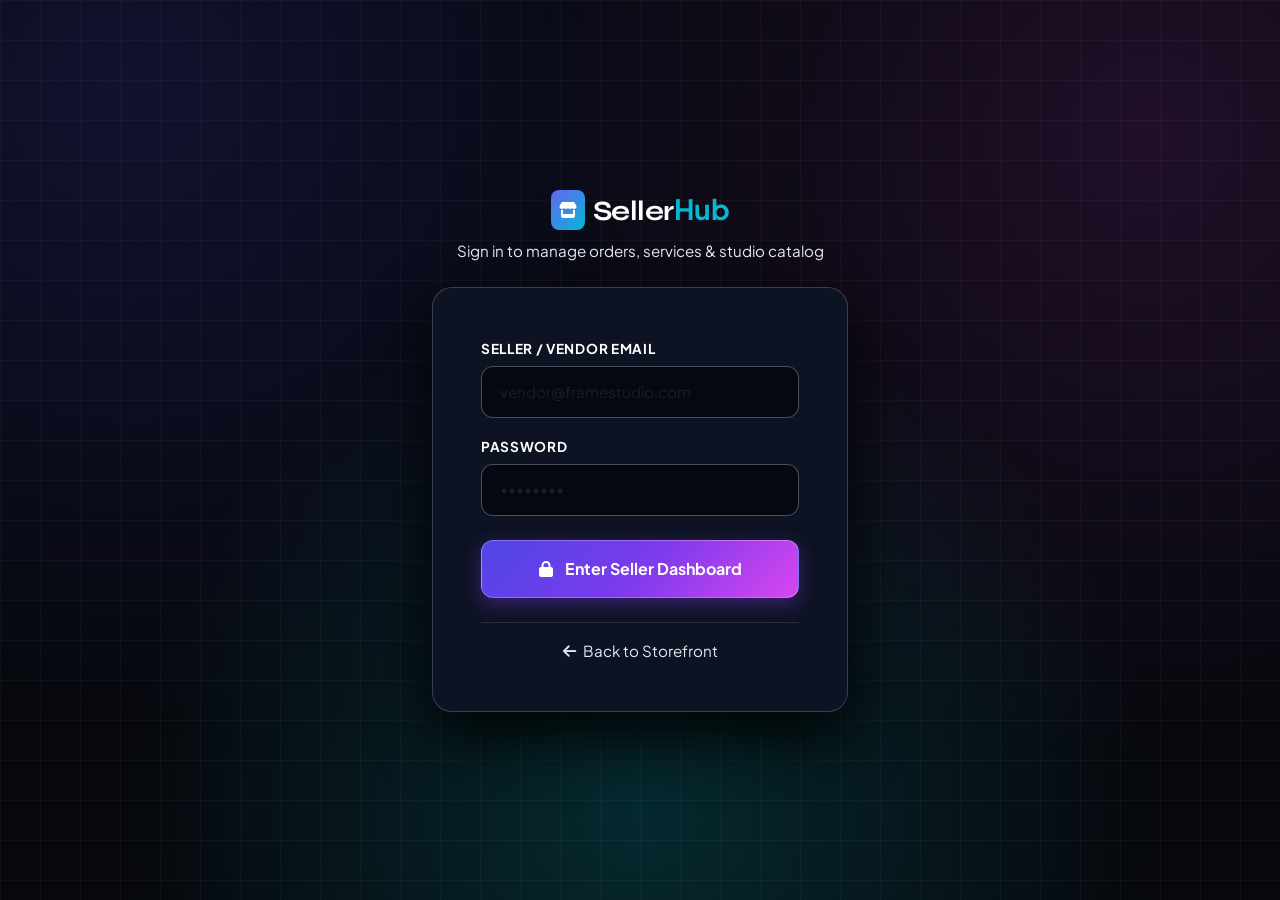
<file: frontend/admin/login.html>
<!DOCTYPE html>
<html lang="en">
<head>
    <meta charset="UTF-8">
    <meta name="viewport" content="width=device-width, initial-scale=1.0">
    <title>Seller & Creator Portal | FrameStudio</title>
    <link href="https://cdn.jsdelivr.net/npm/bootstrap@5.3.2/dist/css/bootstrap.min.css" rel="stylesheet">
    <link rel="stylesheet" href="https://cdnjs.cloudflare.com/ajax/libs/font-awesome/6.4.2/css/all.min.css">
    <link rel="stylesheet" href="../customer/css/style.css">
    <style>
        .auth-card {
            background: #0d1322 !important;
            border: 1px solid rgba(255, 255, 255, 0.18) !important;
            border-radius: 20px;
            box-shadow: 0 25px 60px rgba(0, 0, 0, 0.9);
        }
        .auth-label {
            color: #ffffff !important;
            font-size: 0.85rem;
            font-weight: 700;
            text-transform: uppercase;
            letter-spacing: 0.05em;
            margin-bottom: 0.4rem;
        }
        .auth-subtext {
            color: #e2e8f0 !important;
            font-size: 0.95rem;
        }
        .auth-input {
            background-color: #050811 !important;
            border: 1px solid rgba(255, 255, 255, 0.25) !important;
            color: #ffffff !important;
            border-radius: 12px;
            padding: 0.85rem 1.1rem;
            font-size: 0.95rem;
        }
        .auth-input:focus {
            background-color: #0b1120 !important;
            border-color: #00f2fe !important;
            box-shadow: 0 0 15px rgba(0, 242, 254, 0.4) !important;
            color: #ffffff !important;
        }
        input:-webkit-autofill,
        input:-webkit-autofill:hover, 
        input:-webkit-autofill:focus {
            -webkit-text-fill-color: #ffffff !important;
            -webkit-box-shadow: 0 0 0px 1000px #050811 inset !important;
            transition: background-color 5000s ease-in-out 0s;
        }
    </style>
</head>
<body class="d-flex align-items-center justify-content-center py-5">
    <div class="container" style="max-width: 440px;">
        <div class="text-center mb-4">
            <a class="d-inline-flex align-items-center gap-2 text-white text-decoration-none" href="../customer/index.html">
                <span class="p-2 rounded-3" style="background: linear-gradient(135deg, #6366f1, #06b6d4);">
                    <i class="fas fa-store text-white"></i>
                </span>
                <span class="fs-3 fw-bold brand-font">Seller<span style="color:#06b6d4">Hub</span></span>
            </a>
            <p class="auth-subtext mt-2">Sign in to manage orders, services & studio catalog</p>
        </div>

        <div class="auth-card p-4 p-md-5">
            <div id="alertBox" class="alert alert-danger d-none py-2 text-center small"></div>
            
            <form id="sellerLoginForm">
                <div class="mb-3">
                    <label class="form-label auth-label">Seller / Vendor Email</label>
                    <input type="email" id="email" class="form-control auth-input" placeholder="vendor@framestudio.com" required>
                </div>

                <div class="mb-4">
                    <label class="form-label auth-label">Password</label>
                    <input type="password" id="password" class="form-control auth-input" placeholder="••••••••" required>
                </div>

                <button type="submit" class="btn btn-luxury w-100 py-3 fs-6">
                    <i class="fas fa-lock me-1"></i> Enter Seller Dashboard
                </button>
            </form>

            <div class="text-center mt-4 pt-3 border-top" style="border-color: rgba(255,255,255,0.12) !important;">
                <a href="../customer/index.html" class="auth-subtext small text-decoration-none">
                    <i class="fas fa-arrow-left me-1"></i> Back to Storefront
                </a>
            </div>
        </div>
    </div>

    <script src="../customer/js/api.js"></script>
    <script>
        document.getElementById('sellerLoginForm').addEventListener('submit', async (e) => {
            e.preventDefault();
            const alertBox = document.getElementById('alertBox');
            alertBox.classList.add('d-none');

            const email = document.getElementById('email').value.trim();
            const password = document.getElementById('password').value;

            try {
                const res = await fetch('http://localhost:5000/api/auth/login', {
                    method: 'POST',
                    headers: { 'Content-Type': 'application/json' },
                    body: JSON.stringify({ email, password })
                });

                const data = await res.json();
                if (res.ok && data.success) {
                    const role = (data.user.role || '').toLowerCase();
                    
                    // Allow both 'vendor', 'seller', and 'admin' roles
                    if (role === 'seller' || role === 'vendor' || role === 'admin') {
                        Auth.setUser(data.user, data.token);
                        window.location.href = 'dashboard.html';
                    } else {
                        alertBox.innerText = 'Access denied: This account is registered as a Customer. Please sign in via the Customer login page.';
                        alertBox.classList.remove('d-none');
                    }
                } else {
                    alertBox.innerText = data.message || 'Invalid email or password';
                    alertBox.classList.remove('d-none');
                }
            } catch (err) {
                alertBox.innerText = 'Cannot connect to backend server. Make sure Flask is running on port 5000.';
                alertBox.classList.remove('d-none');
            }
        });
    </script>
</body>
</html>
</file>
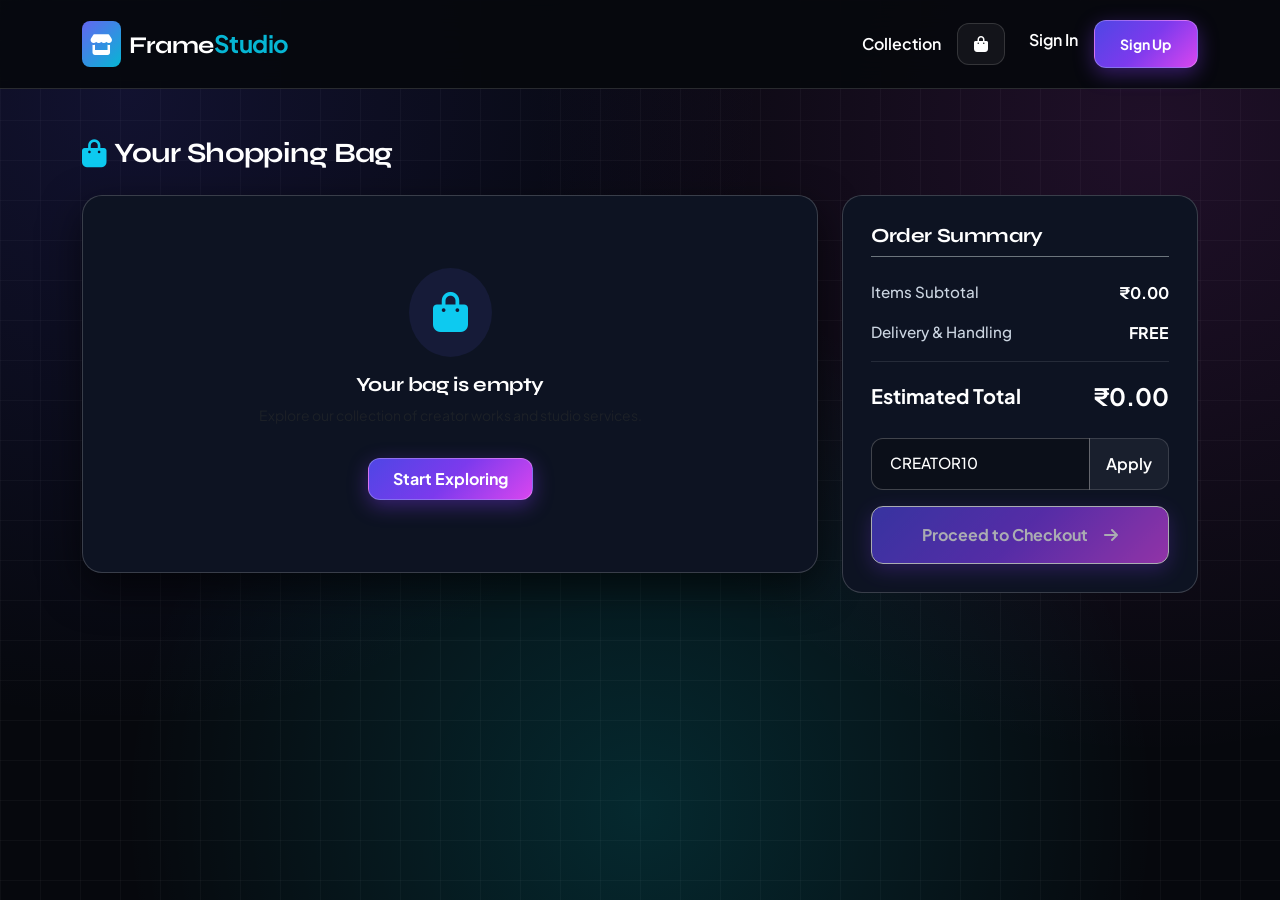
<file: frontend/customer/cart.html>
<!DOCTYPE html>
<html lang="en">
<head>
    <meta charset="UTF-8">
    <meta name="viewport" content="width=device-width, initial-scale=1.0">
    <title>Shopping Bag | FrameStudio</title>
    <link href="https://cdn.jsdelivr.net/npm/bootstrap@5.3.2/dist/css/bootstrap.min.css" rel="stylesheet">
    <link rel="stylesheet" href="https://cdnjs.cloudflare.com/ajax/libs/font-awesome/6.4.2/css/all.min.css">
    <link rel="stylesheet" href="css/style.css">
    <style>
        .cart-card {
            background: #0d1322 !important;
            border: 1px solid rgba(255, 255, 255, 0.18) !important;
            border-radius: 20px;
            box-shadow: 0 15px 40px rgba(0, 0, 0, 0.6);
        }

        .cart-item-row {
            background: rgba(255, 255, 255, 0.03);
            border: 1px solid rgba(255, 255, 255, 0.12);
            border-radius: 14px;
            padding: 1.25rem;
            transition: border-color 0.2s ease;
        }
        .cart-item-row:hover {
            border-color: rgba(0, 242, 254, 0.4);
        }

        .cart-summary-card {
            background: #0d1322 !important;
            border: 1px solid rgba(255, 255, 255, 0.18) !important;
            border-radius: 20px;
            padding: 1.75rem;
            position: sticky;
            top: 100px;
        }

        .summary-label {
            color: #cbd5e1 !important;
            font-size: 0.95rem;
            font-weight: 500;
        }

        .summary-value {
            color: #ffffff !important;
            font-weight: 700;
            font-size: 1rem;
        }

        .qty-btn {
            background: #1e293b;
            color: #ffffff;
            border: 1px solid rgba(255, 255, 255, 0.2);
            width: 32px;
            height: 32px;
            border-radius: 8px;
            display: inline-flex;
            align-items: center;
            justify-content: center;
            font-weight: bold;
            cursor: pointer;
            transition: all 0.2s ease;
        }
        .qty-btn:hover {
            background: #00f2fe;
            color: #050811;
            border-color: #00f2fe;
        }

        .qty-count {
            color: #ffffff;
            font-weight: 800;
            font-size: 1rem;
            min-width: 24px;
            text-align: center;
        }
    </style>
</head>
<body>

    <!-- Sticky Navigation -->
    <nav class="navbar navbar-expand-lg navbar-dark glass-nav sticky-top py-3">
        <div class="container">
            <a class="navbar-brand d-flex align-items-center gap-2 text-white" href="index.html">
                <span class="p-2 rounded-3" style="background: linear-gradient(135deg, #6366f1, #06b6d4);">
                    <i class="fas fa-store text-white"></i>
                </span>
                <span class="fs-4 fw-bold brand-font">Frame<span style="color:#06b6d4">Studio</span></span>
            </a>
            <div class="d-flex align-items-center gap-3 ms-auto">
                <a href="shop.html" class="nav-link text-white fw-semibold">Collection</a>
                <a href="cart.html" class="btn btn-luxury-outline position-relative px-3 py-2">
                    <i class="fas fa-shopping-bag"></i>
                    <span id="cartBadge" class="position-absolute top-0 start-100 translate-middle badge rounded-pill bg-danger" style="display:none;">0</span>
                </a>
                <ul class="navbar-nav" id="navAuthLinks"></ul>
            </div>
        </div>
    </nav>

    <div class="container py-5">
        <h3 class="fw-bold text-white mb-4 d-flex align-items-center gap-2">
            <i class="fas fa-bag-shopping text-info"></i> Your Shopping Bag
        </h3>

        <div class="row g-4">
            <!-- Left: Cart Items List -->
            <div class="col-lg-8">
                <div class="cart-card p-4">
                    <div id="cartItemsContainer" class="d-flex flex-column gap-3">
                        <!-- Rendered via JavaScript -->
                    </div>
                </div>
            </div>

            <!-- Right: Order Summary & Coupon -->
            <div class="col-lg-4">
                <div class="cart-summary-card">
                    <h5 class="fw-bold text-white mb-4 pb-2 border-bottom border-secondary">Order Summary</h5>

                    <div class="d-flex justify-content-between align-items-center mb-3">
                        <span class="summary-label">Items Subtotal</span>
                        <span class="summary-value" id="subtotalVal">₹0.00</span>
                    </div>

                    <div class="d-flex justify-content-between align-items-center mb-3">
                        <span class="summary-label">Delivery & Handling</span>
                        <span class="summary-value text-success" id="shippingVal">FREE</span>
                    </div>

                    <div id="discountRow" class="d-none justify-content-between align-items-center mb-3 text-info">
                        <span class="summary-label text-info">Coupon Discount</span>
                        <span class="summary-value text-info" id="discountVal">-₹0.00</span>
                    </div>

                    <hr class="border-secondary my-3">

                    <div class="d-flex justify-content-between align-items-center mb-4">
                        <span class="fw-bold text-white fs-5">Estimated Total</span>
                        <span class="fw-bold fs-4 text-white" id="totalVal">₹0.00</span>
                    </div>

                    <!-- Coupon Code Box -->
                    <div class="input-group mb-3">
                        <input type="text" id="couponInput" class="form-control form-control-luxury text-uppercase" placeholder="PROMO CODE" value="CREATOR10">
                        <button class="btn btn-luxury-outline px-3" type="button" onclick="applyCouponCode()">Apply</button>
                    </div>
                    <div id="couponMsg" class="small mb-3 d-none"></div>

                    <button id="checkoutBtn" onclick="proceedToCheckout()" class="btn btn-luxury w-100 py-3 fs-6 fw-bold">
                        Proceed to Checkout <i class="fas fa-arrow-right ms-2"></i>
                    </button>
                </div>
            </div>
        </div>
    </div>

    <script src="https://cdn.jsdelivr.net/npm/bootstrap@5.3.2/dist/js/bootstrap.bundle.min.js"></script>
    <script src="js/api.js"></script>
    <script>
        let appliedDiscount = 0;
        let activeCoupon = null;

        function renderCart() {
            const container = document.getElementById('cartItemsContainer');
            const items = Cart.getItems();

            if (!items || items.length === 0) {
                container.innerHTML = `
                    <div class="text-center py-5">
                        <div class="p-4 d-inline-block rounded-circle mb-3" style="background: rgba(99, 102, 241, 0.1);">
                            <i class="fas fa-bag-shopping fs-1 text-info"></i>
                        </div>
                        <h5 class="text-white fw-bold">Your bag is empty</h5>
                        <p class="text-muted small">Explore our collection of creator works and studio services.</p>
                        <a href="shop.html" class="btn btn-luxury mt-3 px-4 py-2">Start Exploring</a>
                    </div>
                `;
                document.getElementById('subtotalVal').innerText = '₹0.00';
                document.getElementById('totalVal').innerText = '₹0.00';
                document.getElementById('checkoutBtn').disabled = true;
                return;
            }

            document.getElementById('checkoutBtn').disabled = false;

            let subtotal = 0;
            container.innerHTML = items.map((item, index) => {
                const itemTotal = (parseFloat(item.unit_price) || 0) * (parseInt(item.quantity) || 1);
                subtotal += itemTotal;

                return `
                    <div class="cart-item-row d-flex flex-column flex-sm-row align-items-center justify-content-between gap-3">
                        <div class="d-flex align-items-center gap-3 w-100">
                            <img src="${item.product_image || 'https://images.unsplash.com/photo-1513519245088-0e12902e5a38?w=300'}" 
                                 style="width: 75px; height: 75px; object-fit: cover; border-radius: 12px; border: 1px solid rgba(255,255,255,0.15);" 
                                 alt="${item.product_name}">
                            <div class="flex-grow-1">
                                <h6 class="fw-bold text-white mb-1">${item.product_name}</h6>
                                <div class="text-info fw-semibold small">₹${parseFloat(item.unit_price).toFixed(2)} / unit</div>
                            </div>
                        </div>

                        <div class="d-flex align-items-center justify-content-between justify-content-sm-end gap-3 w-100 w-sm-auto">
                            <!-- Qty buttons -->
                            <div class="d-flex align-items-center gap-2">
                                <button onclick="updateQty(${index}, -1)" class="qty-btn" title="Decrease">-</button>
                                <span class="qty-count">${item.quantity}</span>
                                <button onclick="updateQty(${index}, 1)" class="qty-btn" title="Increase">+</button>
                            </div>

                            <div class="fw-bold text-white text-end" style="min-width: 90px;">
                                ₹${itemTotal.toFixed(2)}
                            </div>

                            <!-- Remove item button -->
                            <button onclick="removeItem(${index})" class="btn btn-sm btn-outline-danger px-2 py-1 ms-2" title="Remove item">
                                <i class="fas fa-trash-alt"></i>
                            </button>
                        </div>
                    </div>
                `;
            }).join('');

            // Calculate totals
            const total = Math.max(0, subtotal - appliedDiscount);
            document.getElementById('subtotalVal').innerText = `₹${subtotal.toFixed(2)}`;
            document.getElementById('totalVal').innerText = `₹${total.toFixed(2)}`;
        }

        function updateQty(index, change) {
            const items = Cart.getItems();
            if (!items[index]) return;

            items[index].quantity += change;
            if (items[index].quantity <= 0) {
                items.splice(index, 1);
            }
            Cart.save(items);
            renderCart();
        }

        function removeItem(index) {
            const items = Cart.getItems();
            if (!items[index]) return;
            items.splice(index, 1);
            Cart.save(items);
            renderCart();
        }

        async function applyCouponCode() {
            const code = document.getElementById('couponInput').value.trim();
            const msgBox = document.getElementById('couponMsg');
            const items = Cart.getItems();
            const subtotal = items.reduce((sum, i) => sum + (parseFloat(i.unit_price) * parseInt(i.quantity)), 0);

            if (!code) {
                msgBox.innerText = 'Please enter a promo code.';
                msgBox.className = 'small text-danger mb-3';
                return;
            }

            try {
                const res = await fetch(`${API_BASE}/coupons/apply`, {
                    method: 'POST',
                    headers: { 'Content-Type': 'application/json' },
                    body: JSON.stringify({ code, subtotal })
                });
                const data = await res.json();

                if (res.ok && data.success) {
                    appliedDiscount = parseFloat(data.coupon.discount_amount);
                    activeCoupon = data.coupon.code;
                    
                    document.getElementById('discountRow').classList.remove('d-none');
                    document.getElementById('discountRow').classList.add('d-flex');
                    document.getElementById('discountVal').innerText = `-₹${appliedDiscount.toFixed(2)}`;
                    
                    msgBox.innerText = `Coupon ${data.coupon.code} applied! Saved ₹${appliedDiscount.toFixed(2)}`;
                    msgBox.className = 'small text-success mb-3';
                    renderCart();
                } else {
                    appliedDiscount = 0;
                    document.getElementById('discountRow').classList.add('d-none');
                    msgBox.innerText = data.message || 'Invalid coupon code';
                    msgBox.className = 'small text-danger mb-3';
                    renderCart();
                }
            } catch (err) {
                // Offline/Local discount calculation fallback
                if (code.toUpperCase() === 'CREATOR10') {
                    appliedDiscount = subtotal * 0.10;
                    document.getElementById('discountRow').classList.remove('d-none');
                    document.getElementById('discountRow').classList.add('d-flex');
                    document.getElementById('discountVal').innerText = `-₹${appliedDiscount.toFixed(2)}`;
                    msgBox.innerText = 'CREATOR10 applied (10% off)!';
                    msgBox.className = 'small text-success mb-3';
                    renderCart();
                } else {
                    msgBox.innerText = 'Invalid coupon code';
                    msgBox.className = 'small text-danger mb-3';
                }
            }
        }

        function proceedToCheckout() {
            const user = Auth.getUser();
            if (!user) {
                alert('Please sign in to complete your checkout.');
                window.location.href = 'login.html';
                return;
            }
            window.location.href = 'checkout.html';
        }

        document.addEventListener('DOMContentLoaded', () => {
            renderCart();
        });
    </script>
</body>
</html>
</file>
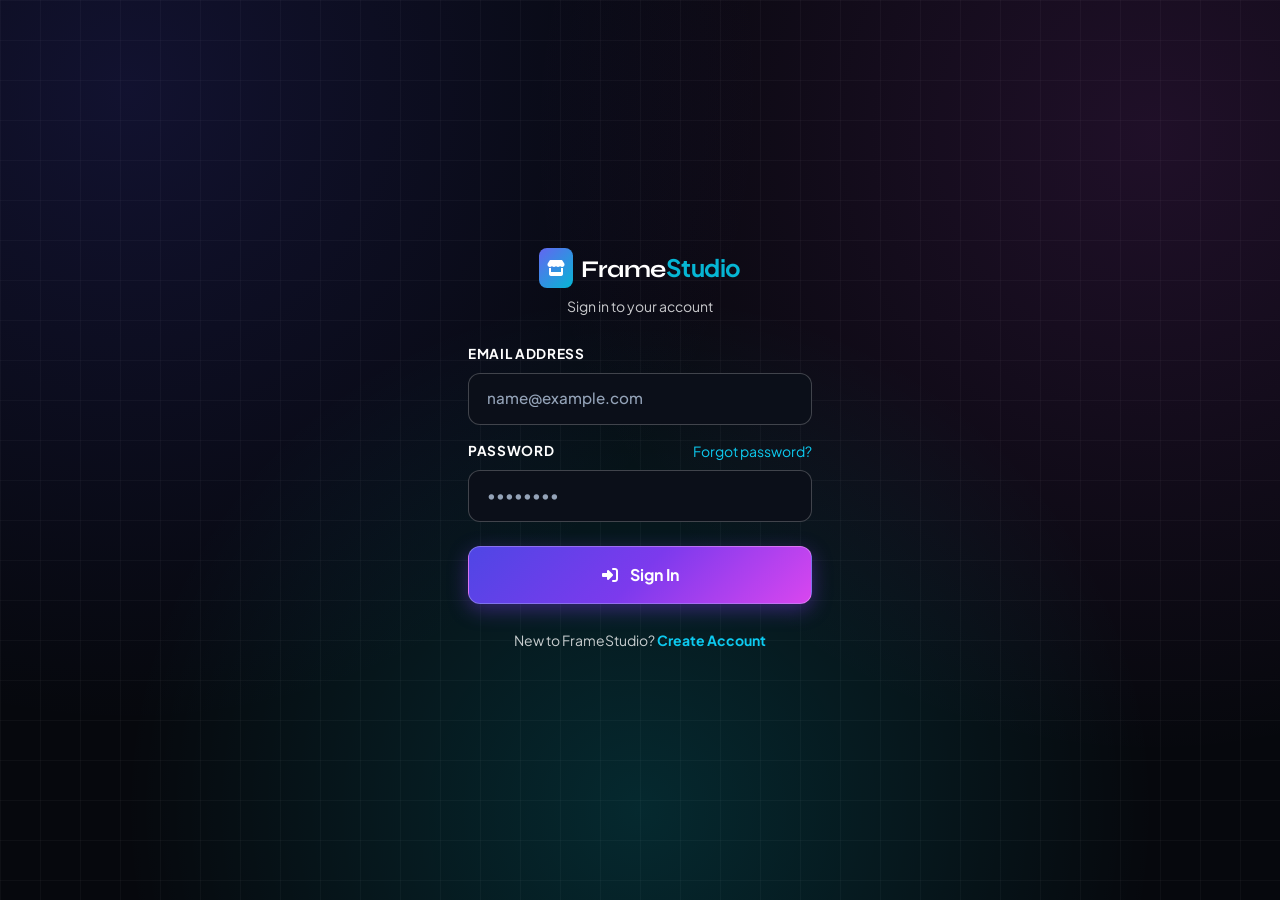
<file: frontend/customer/checkout.html>
<!DOCTYPE html>
<html lang="en">
<head>
    <meta charset="UTF-8">
    <meta name="viewport" content="width=device-width, initial-scale=1.0">
    <title>Secure Checkout | FrameStudio</title>
    <link href="https://cdn.jsdelivr.net/npm/bootstrap@5.3.2/dist/css/bootstrap.min.css" rel="stylesheet">
    <link rel="stylesheet" href="https://cdnjs.cloudflare.com/ajax/libs/font-awesome/6.4.2/css/all.min.css">
    <link rel="stylesheet" href="css/style.css">
    <style>
        .checkout-card {
            background: #0d1322 !important;
            border: 1px solid rgba(255, 255, 255, 0.18) !important;
            border-radius: 20px;
            padding: 2rem;
            box-shadow: 0 15px 40px rgba(0, 0, 0, 0.6);
        }

        .payment-option-card {
            background: rgba(255, 255, 255, 0.03);
            border: 2px solid rgba(255, 255, 255, 0.12);
            border-radius: 16px;
            padding: 1.25rem;
            cursor: pointer;
            transition: all 0.25s ease;
        }

        .payment-option-card:hover {
            border-color: #00f2fe;
            background: rgba(0, 242, 254, 0.05);
        }

        .payment-option-card.selected {
            border-color: #00f2fe;
            background: rgba(0, 242, 254, 0.1);
            box-shadow: 0 0 20px rgba(0, 242, 254, 0.2);
        }

        /* Flashcard Toast Notification Container */
        #flashcardContainer {
            position: fixed;
            top: 24px;
            right: 24px;
            z-index: 1099;
            display: flex;
            flex-direction: column;
            gap: 12px;
            pointer-events: none;
        }

        .flashcard-toast {
            pointer-events: auto;
            min-width: 320px;
            max-width: 420px;
            background: rgba(13, 19, 34, 0.95);
            backdrop-filter: blur(16px);
            border-radius: 16px;
            padding: 1rem 1.25rem;
            color: #ffffff;
            box-shadow: 0 15px 35px rgba(0, 0, 0, 0.7);
            border: 1px solid rgba(255, 255, 255, 0.18);
            display: flex;
            align-items: flex-start;
            gap: 12px;
            animation: slideInRight 0.3s cubic-bezier(0.16, 1, 0.3, 1);
            transition: all 0.3s ease;
        }

        .flashcard-toast.success { border-color: #10b981; }
        .flashcard-toast.danger { border-color: #ef4444; }
        .flashcard-toast.info { border-color: #00f2fe; }

        @keyframes slideInRight {
            from { transform: translateX(100%); opacity: 0; }
            to { transform: translateX(0); opacity: 1; }
        }

        .glass-confirm-dialog {
            background: #0d1322 !important;
            border: 1px solid rgba(0, 242, 254, 0.3) !important;
            border-radius: 22px !important;
            box-shadow: 0 25px 60px rgba(0, 0, 0, 0.95);
        }
    </style>
</head>
<body>

    <!-- Flashcard Toast Notifications Hub -->
    <div id="flashcardContainer"></div>

    <!-- Sticky Navigation with Left Hamburger Menu -->
    <nav class="navbar navbar-expand-lg navbar-dark glass-nav sticky-top py-3">
        <div class="container">
            <button class="hamburger-btn me-3" type="button" data-bs-toggle="offcanvas" data-bs-target="#fsHamburgerDrawer" aria-controls="fsHamburgerDrawer">
                <i class="fas fa-bars"></i>
            </button>

            <a class="navbar-brand d-flex align-items-center gap-2 text-white" href="index.html">
                <span class="p-2 rounded-3" style="background: linear-gradient(135deg, #6366f1, #06b6d4);">
                    <i class="fas fa-store text-white"></i>
                </span>
                <span class="fs-4 fw-bold brand-font">Frame<span style="color:#06b6d4">Studio</span></span>
            </a>

            <div class="d-flex align-items-center gap-3 ms-auto">
                <a href="shop.html" class="nav-link px-2 text-white fw-semibold">Catalog</a>
                <a href="cart.html" class="btn btn-luxury-outline position-relative px-3 py-2">
                    <i class="fas fa-shopping-bag"></i>
                    <span id="cartBadge" class="position-absolute top-0 start-100 translate-middle badge rounded-pill bg-danger" style="display:none;">0</span>
                </a>
                <ul class="navbar-nav" id="navAuthLinks"></ul>
            </div>
        </div>
    </nav>

    <div class="container py-5">
        <div class="row g-4">
            <!-- Left Column: Shipping & Payment Details -->
            <div class="col-lg-7">
                <div class="checkout-card mb-4">
                    <h5 class="fw-bold text-white mb-4"><i class="fas fa-location-dot text-info me-2"></i>Shipping / Service Address</h5>
                    
                    <form id="checkoutForm">
                        <div class="row g-3 mb-3">
                            <div class="col-md-6">
                                <label class="form-label form-label-high">Full Name</label>
                                <input type="text" id="custName" class="form-control form-control-luxury" placeholder="e.g. Rahul Sharma" required>
                            </div>
                            <div class="col-md-6">
                                <label class="form-label form-label-high">Contact Phone</label>
                                <input type="tel" id="custPhone" class="form-control form-control-luxury" placeholder="e.g. 9876543210" required>
                            </div>
                        </div>

                        <div class="mb-3">
                            <label class="form-label form-label-high">Street Address / House / Studio No.</label>
                            <input type="text" id="custAddress" class="form-control form-control-luxury" placeholder="e.g. Flat 402, Sunshine Heights, MG Road" required>
                        </div>

                        <div class="row g-3 mb-4">
                            <div class="col-md-4">
                                <label class="form-label form-label-high">City</label>
                                <input type="text" id="custCity" class="form-control form-control-luxury" placeholder="e.g. Bengaluru" required>
                            </div>
                            <div class="col-md-4">
                                <label class="form-label form-label-high">State</label>
                                <input type="text" id="custState" class="form-control form-control-luxury" placeholder="e.g. Karnataka" required>
                            </div>
                            <div class="col-md-4">
                                <label class="form-label form-label-high">Pincode</label>
                                <input type="text" id="custPincode" class="form-control form-control-luxury" placeholder="560001" required>
                            </div>
                        </div>

                        <h5 class="fw-bold text-white mb-3"><i class="fas fa-credit-card text-warning me-2"></i>Select Payment Mode</h5>

                        <div class="row g-3 mb-4">
                            <div class="col-md-6">
                                <div class="payment-option-card selected" id="optUPI" onclick="selectPaymentMethod('UPI')">
                                    <div class="d-flex align-items-center gap-3">
                                        <i class="fas fa-qrcode fs-3 text-info"></i>
                                        <div>
                                            <div class="fw-bold text-white">Direct UPI (Instant Pay)</div>
                                            <small class="text-light" style="opacity:0.8;">Instant zero-fee scan & pay. Verified on bank ledger.</small>
                                        </div>
                                    </div>
                                </div>
                            </div>

                            <div class="col-md-6">
                                <div class="payment-option-card" id="optCOD" onclick="selectPaymentMethod('COD')">
                                    <div class="d-flex align-items-center gap-3">
                                        <i class="fas fa-money-bill-wave fs-3 text-success"></i>
                                        <div>
                                            <div class="fw-bold text-white">Cash on Delivery</div>
                                            <small class="text-light" style="opacity:0.8;">Pay upon physical delivery of items/services.</small>
                                        </div>
                                    </div>
                                </div>
                            </div>
                        </div>

                        <!-- Dynamic UPI QR Scanner Block -->
                        <div id="upiPaymentSection" class="p-3 rounded-4 mb-4 text-center border border-info" style="background: rgba(0, 242, 254, 0.05);">
                            <div class="fw-bold text-white mb-2"><i class="fas fa-bolt text-warning me-1"></i>Scan with any UPI App (GPay, PhonePe, Paytm)</div>
                            <img src="https://api.qrserver.com/v1/create-qr-code/?size=180x180&data=upi://pay?pa=eshwarie633@okaxis&pn=FrameStudio&cu=INR" 
                                 class="p-2 bg-white rounded-3 my-2 shadow" 
                                 style="width: 170px; height: 170px;" 
                                 alt="UPI QR Code">
                            <div class="small text-light mt-1">UPI ID: <strong class="text-info">eshwarie633@okaxis</strong></div>
                        </div>

                        <button type="submit" id="btnPlaceOrder" class="btn btn-luxury w-100 py-3 fs-6 fw-bold">
                            <i class="fas fa-shield-check me-2"></i> Confirm & Place Order
                        </button>
                    </form>
                </div>
            </div>

            <!-- Right Column: Order Summary -->
            <div class="col-lg-5">
                <div class="checkout-card">
                    <h5 class="fw-bold text-white mb-4"><i class="fas fa-receipt text-primary me-2"></i>Order Summary</h5>
                    <div id="checkoutItemsList" class="d-flex flex-column gap-3 mb-4">
                        <div class="spinner-border text-info mx-auto"></div>
                    </div>

                    <div class="p-3 rounded-3 border border-secondary mb-4" style="background: rgba(255,255,255,0.02);">
                        <div class="d-flex justify-content-between text-light small mb-2">
                            <span>Items Subtotal</span>
                            <span id="summarySubtotal" class="fw-bold text-white">₹0.00</span>
                        </div>
                        <div class="d-flex justify-content-between text-light small mb-2">
                            <span>Delivery Fee</span>
                            <span class="text-success fw-bold">FREE</span>
                        </div>
                        <div class="d-flex justify-content-between text-light small mb-2 d-none" id="summaryDiscountRow">
                            <span>Coupon Discount</span>
                            <span id="summaryDiscount" class="text-warning fw-bold">-₹0.00</span>
                        </div>
                        <hr class="border-secondary my-2">
                        <div class="d-flex justify-content-between align-items-center">
                            <span class="fw-bold text-white fs-5">Final Payable</span>
                            <span id="summaryTotal" class="fw-bold text-info fs-4">₹0.00</span>
                        </div>
                    </div>
                </div>
            </div>
        </div>
    </div>

    <!-- Clean Order Confirmation Flashcard Tile Modal -->
    <div class="modal fade" id="orderSuccessModal" tabindex="-1" aria-hidden="true" data-bs-backdrop="static">
        <div class="modal-dialog modal-dialog-centered" style="max-width: 440px;">
            <div class="modal-content glass-confirm-dialog text-white p-4 text-center">
                <div class="d-inline-flex p-3 rounded-circle mb-3 mx-auto" style="background: rgba(16, 185, 129, 0.15); border: 1px solid #10b981;">
                    <i class="fas fa-circle-check fs-1 text-success"></i>
                </div>
                <h4 class="fw-bold text-white mb-2">Order Confirmed!</h4>
                <p class="text-light small mb-3" style="opacity: 0.9; line-height: 1.5;">
                    Your booking has been received and registered under Order ID: <br>
                    <strong class="text-info fs-6" id="confirmedOrderId">#FS-ORD-000000</strong>
                </p>
                <div class="p-3 rounded-3 mb-4 text-start border border-secondary" style="background: rgba(255,255,255,0.03);">
                    <div class="small text-light" id="confirmedOrderPayment">Payment: <strong>Direct UPI</strong></div>
                    <div class="small text-light mt-1">Status: <span class="badge bg-success">Confirmed</span></div>
                </div>
                <div class="d-flex gap-2">
                    <button type="button" onclick="window.location.href='orders.html'" class="btn btn-luxury w-100 py-3 fw-bold">
                        <i class="fas fa-box-open me-2"></i> View My Orders
                    </button>
                </div>
            </div>
        </div>
    </div>

    <script src="https://cdn.jsdelivr.net/npm/bootstrap@5.3.2/dist/js/bootstrap.bundle.min.js"></script>
    <script src="js/api.js"></script>
    <script src="js/drawer.js"></script>
    <script>
        const user = Auth.checkAuth(true);
        let currentPaymentMethod = 'UPI';
        let verifiedCart = null;

        function showFlashcard(message, type = 'success') {
            const container = document.getElementById('flashcardContainer');
            const icons = {
                success: '<i class="fas fa-check-circle text-success fs-5"></i>',
                danger: '<i class="fas fa-circle-exclamation text-danger fs-5"></i>',
                info: '<i class="fas fa-info-circle text-info fs-5"></i>'
            };

            const card = document.createElement('div');
            card.className = `flashcard-toast ${type}`;
            card.innerHTML = `
                <div>${icons[type] || icons.info}</div>
                <div class="flex-grow-1">
                    <div class="fw-bold small text-uppercase" style="letter-spacing: 0.05em; color: ${type === 'success' ? '#34d399' : (type === 'danger' ? '#f87171' : '#38bdf8')}">
                        ${type === 'success' ? 'Order Update' : (type === 'danger' ? 'Notice' : 'Information')}
                    </div>
                    <div class="small text-white mt-1" style="line-height: 1.4;">${message}</div>
                </div>
            `;

            container.appendChild(card);

            setTimeout(() => {
                card.style.opacity = '0';
                card.style.transform = 'translateX(100%)';
                setTimeout(() => card.remove(), 300);
            }, 3500);
        }

        function selectPaymentMethod(method) {
            currentPaymentMethod = method;
            const optUPI = document.getElementById('optUPI');
            const optCOD = document.getElementById('optCOD');
            const upiSection = document.getElementById('upiPaymentSection');

            if (method === 'UPI') {
                optUPI.classList.add('selected');
                optCOD.classList.remove('selected');
                upiSection.classList.remove('d-none');
            } else {
                optCOD.classList.add('selected');
                optUPI.classList.remove('selected');
                upiSection.classList.add('d-none');
            }
        }

        async function loadCheckoutSummary() {
            const rawCart = Cart.get();
            if (!rawCart || rawCart.length === 0) {
                window.location.href = 'shop.html';
                return;
            }

            // Autofill user name if available
            if (user && user.full_name) {
                document.getElementById('custName').value = user.full_name;
            }

            try {
                const res = await fetch(`${API_BASE}/cart/verify`, {
                    method: 'POST',
                    headers: { 'Content-Type': 'application/json' },
                    body: JSON.stringify({ items: rawCart, coupon: localStorage.getItem('fs_applied_coupon') })
                });

                const data = await res.json();
                if (res.ok && data.success) {
                    verifiedCart = data.data;
                    renderSummary(data.data);
                } else {
                    showFlashcard('Failed to verify cart items.', 'danger');
                }
            } catch (err) {
                showFlashcard('Error connecting to backend server.', 'danger');
            }
        }

        function renderSummary(cart) {
            const container = document.getElementById('checkoutItemsList');
            container.innerHTML = cart.items.map(i => `
                <div class="d-flex align-items-center justify-content-between gap-2 pb-2 border-bottom border-secondary">
                    <div class="d-flex align-items-center gap-2">
                        <img src="${i.product_image}" style="width: 45px; height: 45px; object-fit: cover; border-radius: 8px;" alt="${i.product_name}">
                        <div>
                            <div class="text-white fw-bold small">${i.product_name}</div>
                            <div class="text-light small" style="opacity:0.75;">Qty: ${i.quantity} &bull; ₹${i.unit_price.toFixed(2)}</div>
                        </div>
                    </div>
                    <div class="text-info fw-bold small">₹${i.subtotal.toFixed(2)}</div>
                </div>
            `).join('');

            document.getElementById('summarySubtotal').innerText = `₹${cart.subtotal.toFixed(2)}`;
            document.getElementById('summaryTotal').innerText = `₹${cart.total.toFixed(2)}`;

            if (cart.discount > 0) {
                document.getElementById('summaryDiscountRow').classList.remove('d-none');
                document.getElementById('summaryDiscount').innerText = `-₹${cart.discount.toFixed(2)}`;
            }
        }

        document.getElementById('checkoutForm').addEventListener('submit', async (e) => {
            e.preventDefault();

            if (!verifiedCart || !verifiedCart.items || verifiedCart.items.length === 0) {
                showFlashcard('Your cart is empty.', 'danger');
                return;
            }

            const btn = document.getElementById('btnPlaceOrder');
            btn.disabled = true;
            btn.innerHTML = '<span class="spinner-border spinner-border-sm me-2"></span>Processing Order...';

            const shippingAddress = {
                recipient_name: document.getElementById('custName').value.trim(),
                phone: document.getElementById('custPhone').value.trim(),
                address_line: document.getElementById('custAddress').value.trim(),
                city: document.getElementById('custCity').value.trim(),
                state: document.getElementById('custState').value.trim(),
                pincode: document.getElementById('custPincode').value.trim()
            };

            const payload = {
                items: Cart.get(),
                payment_method: currentPaymentMethod,
                address: shippingAddress,
                coupon_code: localStorage.getItem('fs_applied_coupon') || null
            };

            try {
                const res = await fetch(`${API_BASE}/orders/checkout`, {
                    method: 'POST',
                    headers: {
                        'Content-Type': 'application/json',
                        'Authorization': `Bearer ${Auth.getToken()}`
                    },
                    body: JSON.stringify(payload)
                });

                const data = await res.json();
                if (res.ok && data.success) {
                    Cart.clear();
                    localStorage.removeItem('fs_applied_coupon');
                    
                    // Show confirmation modal tile
                    document.getElementById('confirmedOrderId').innerText = `#${data.order.order_number}`;
                    document.getElementById('confirmedOrderPayment').innerHTML = `Payment: <strong>${currentPaymentMethod}</strong>`;
                    new bootstrap.Modal(document.getElementById('orderSuccessModal')).show();
                } else {
                    showFlashcard(data.message || 'Checkout failed. Please try again.', 'danger');
                    btn.disabled = false;
                    btn.innerHTML = '<i class="fas fa-shield-check me-2"></i> Confirm & Place Order';
                }
            } catch (err) {
                showFlashcard('Server connection error during checkout.', 'danger');
                btn.disabled = false;
                btn.innerHTML = '<i class="fas fa-shield-check me-2"></i> Confirm & Place Order';
            }
        });

        document.addEventListener('DOMContentLoaded', () => {
            loadCheckoutSummary();
            const currentUser = Auth.getUser();
            if (typeof DrawerEngine !== 'undefined') {
                DrawerEngine.init(currentUser ? currentUser.role : 'customer');
            }
        });
    </script>
</body>
</html>
</file>
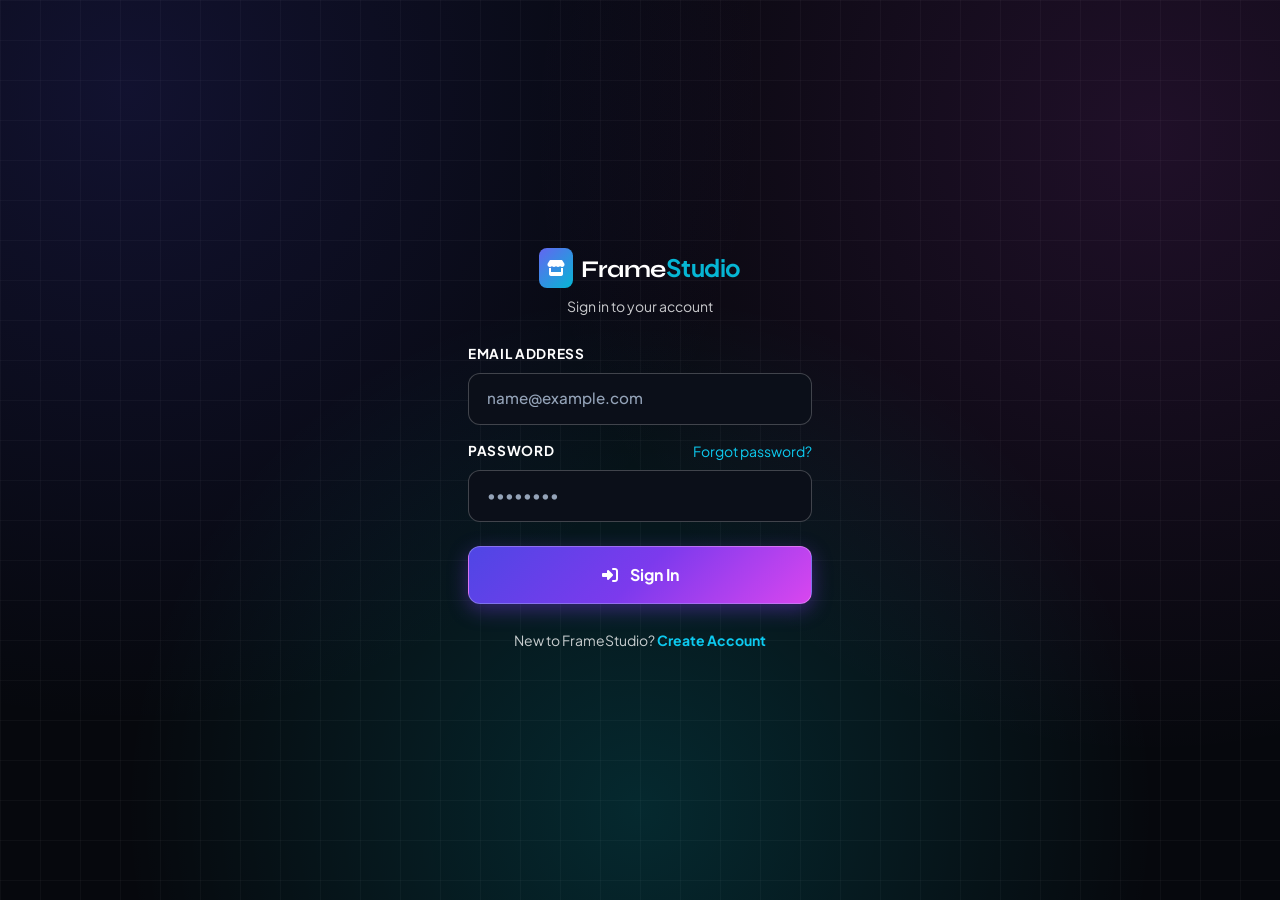
<file: frontend/customer/login.html>
<!DOCTYPE html>
<html lang="en">
<head>
    <meta charset="UTF-8">
    <meta name="viewport" content="width=device-width, initial-scale=1.0">
    <title>Sign In | FrameStudio</title>
    <link href="https://cdn.jsdelivr.net/npm/bootstrap@5.3.2/dist/css/bootstrap.min.css" rel="stylesheet">
    <link rel="stylesheet" href="https://cdnjs.cloudflare.com/ajax/libs/font-awesome/6.4.2/css/all.min.css">
    <link rel="stylesheet" href="css/style.css">
</head>
<body class="d-flex align-items-center justify-content-center min-vh-100 py-5">

    <div class="auth-card p-4 p-md-5" style="max-width: 440px; width: 100%;">
        <div class="text-center mb-4">
            <a href="index.html" class="d-inline-flex align-items-center gap-2 text-decoration-none text-white mb-2">
                <span class="p-2 rounded-3" style="background: linear-gradient(135deg, #6366f1, #06b6d4);">
                    <i class="fas fa-store text-white"></i>
                </span>
                <span class="fs-4 fw-bold brand-font">Frame<span style="color:#06b6d4">Studio</span></span>
            </a>
            <p class="text-light small mb-0" style="opacity: 0.8;">Sign in to your account</p>
        </div>

        <div id="authAlert" class="alert alert-danger d-none py-2 px-3 small rounded-3" role="alert"></div>

        <form id="loginForm">
            <div class="mb-3">
                <label class="form-label form-label-high text-white">Email Address</label>
                <input type="email" id="loginEmail" class="form-control form-control-luxury" placeholder="name@example.com" required>
            </div>

            <div class="mb-4">
                <div class="d-flex justify-content-between align-items-center">
                    <label class="form-label form-label-high text-white mb-0">Password</label>
                    <a href="#" class="small text-info text-decoration-none">Forgot password?</a>
                </div>
                <input type="password" id="loginPassword" class="form-control form-control-luxury mt-2" placeholder="••••••••" required>
            </div>

            <button type="submit" id="loginSubmitBtn" class="btn btn-luxury w-100 py-3 fw-bold">
                <i class="fas fa-sign-in-alt me-1"></i> Sign In
            </button>
        </form>

        <div class="text-center mt-4">
            <span class="text-light small" style="opacity:0.8;">New to FrameStudio? </span>
            <a href="register.html" class="small text-info text-decoration-none fw-bold">Create Account</a>
        </div>
    </div>

    <script src="https://cdn.jsdelivr.net/npm/bootstrap@5.3.2/dist/js/bootstrap.bundle.min.js"></script>
    <script src="js/api.js"></script>
    <script>
        const API_ENDPOINT = (window.location.hostname.includes('render.com'))
            ? 'https://framestudio-backend.onrender.com/api'
            : 'http://localhost:5000/api';

        document.getElementById('loginForm').addEventListener('submit', async (e) => {
            e.preventDefault();
            const alertBox = document.getElementById('authAlert');
            const btn = document.getElementById('loginSubmitBtn');

            if (alertBox) {
                alertBox.classList.add('d-none');
                alertBox.innerText = '';
            }
            if (btn) {
                btn.disabled = true;
                btn.innerHTML = '<span class="spinner-border spinner-border-sm me-2"></span>Signing In...';
            }

            const email = document.getElementById('loginEmail').value.trim();
            const password = document.getElementById('loginPassword').value;

            try {
                const res = await fetch(`${API_ENDPOINT}/auth/login`, {
                    method: 'POST',
                    headers: { 'Content-Type': 'application/json' },
                    body: JSON.stringify({ email, password })
                });

                const data = await res.json();

                if (res.ok && data.success) {
                    localStorage.setItem('fs_user', JSON.stringify(data.user));
                    localStorage.setItem('fs_token', data.token);

                    if (data.user.role === 'admin' || data.user.role === 'vendor' || data.user.role === 'seller') {
                        window.location.href = '../admin/dashboard.html';
                    } else {
                        window.location.href = 'shop.html';
                    }
                } else {
                    if (alertBox) {
                        alertBox.innerText = data.message || 'Invalid email or password.';
                        alertBox.classList.remove('d-none');
                    }
                    if (btn) {
                        btn.disabled = false;
                        btn.innerHTML = '<i class="fas fa-sign-in-alt me-1"></i> Sign In';
                    }
                }
            } catch (err) {
                console.error('Connection Error:', err);
                if (alertBox) {
                    alertBox.innerText = 'Unable to reach backend API. Please try again.';
                    alertBox.classList.remove('d-none');
                }
                if (btn) {
                    btn.disabled = false;
                    btn.innerHTML = '<i class="fas fa-sign-in-alt me-1"></i> Sign In';
                }
            }
        });
    </script>
</body>
</html>
</file>
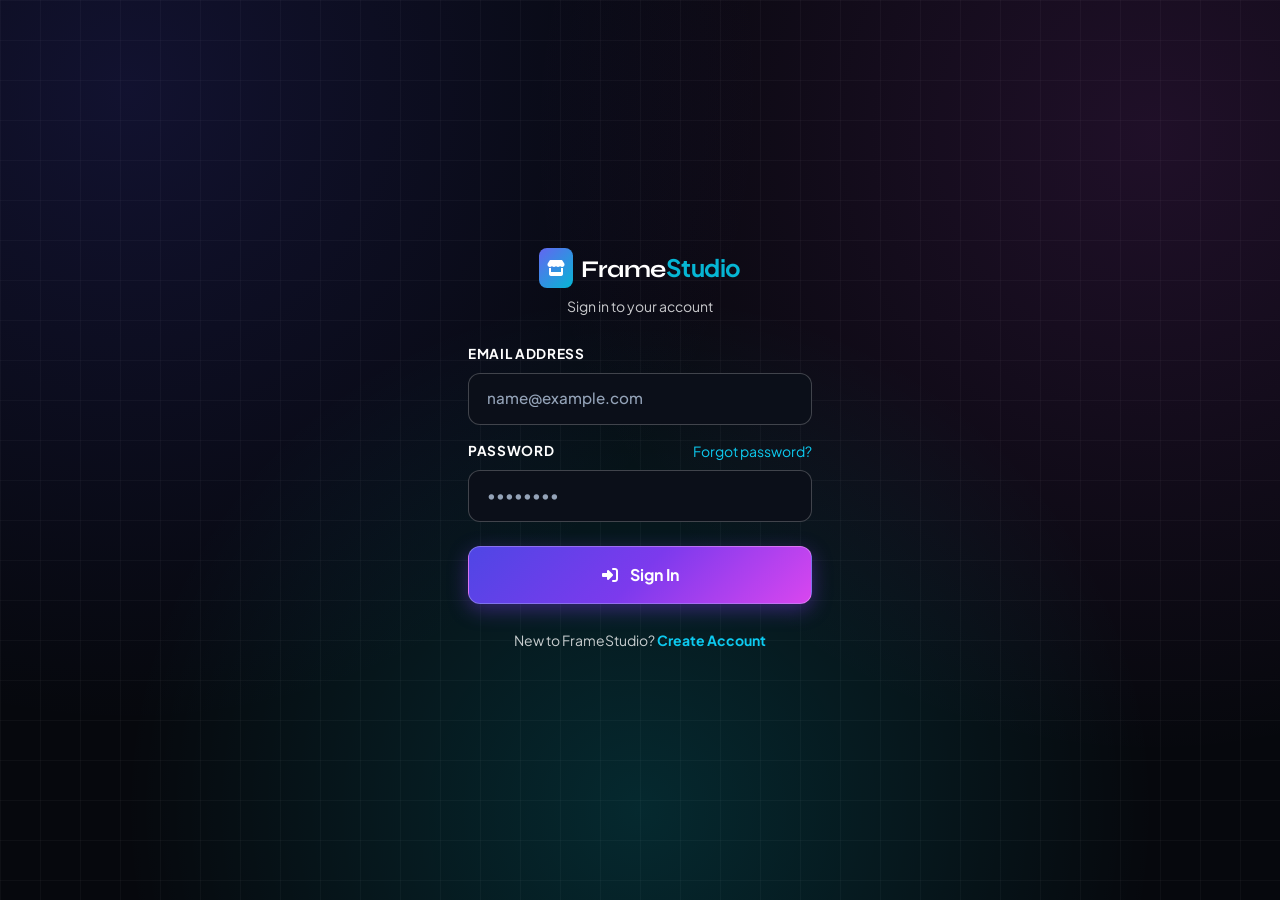
<file: frontend/customer/orders.html>
<!DOCTYPE html>
<html lang="en">
<head>
    <meta charset="UTF-8">
    <meta name="viewport" content="width=device-width, initial-scale=1.0">
    <title>My Orders & Bookings | FrameStudio</title>
    <link href="https://cdn.jsdelivr.net/npm/bootstrap@5.3.2/dist/css/bootstrap.min.css" rel="stylesheet">
    <link rel="stylesheet" href="https://cdnjs.cloudflare.com/ajax/libs/font-awesome/6.4.2/css/all.min.css">
    <link rel="stylesheet" href="css/style.css">
    <style>
        .page-subtitle { color: #cbd5e1 !important; font-size: 1rem; font-weight: 500; }
        .order-card {
            background: #0d1322 !important;
            border: 1px solid rgba(255, 255, 255, 0.18) !important;
            border-radius: 20px;
            padding: 1.75rem;
            box-shadow: 0 15px 40px rgba(0, 0, 0, 0.6);
        }
        .order-header-box {
            background: rgba(255, 255, 255, 0.03);
            border: 1px solid rgba(255, 255, 255, 0.1);
            border-radius: 14px;
            padding: 1rem 1.25rem;
        }
        .order-item-thumbnail {
            width: 75px;
            height: 75px;
            object-fit: cover;
            border-radius: 12px;
            border: 1px solid rgba(255, 255, 255, 0.15);
        }
        .status-tracker-box {
            background: rgba(0, 242, 254, 0.06);
            border: 1px solid rgba(0, 242, 254, 0.25);
            border-radius: 14px;
            padding: 1rem 1.25rem;
        }
        .star-rating-select i {
            font-size: 1.8rem;
            color: rgba(255, 255, 255, 0.2);
            cursor: pointer;
            transition: color 0.15s ease;
        }
        .star-rating-select i.active,
        .star-rating-select i:hover,
        .star-rating-select i:hover ~ i {
            color: #facc15;
        }
    </style>
</head>
<body>

    <div id="flashcardContainer"></div>

    <nav class="navbar navbar-expand-lg navbar-dark glass-nav sticky-top py-3">
        <div class="container">
            <button class="hamburger-btn me-3" type="button" data-bs-toggle="offcanvas" data-bs-target="#fsHamburgerDrawer">
                <i class="fas fa-bars"></i>
            </button>
            <a class="navbar-brand d-flex align-items-center gap-2 text-white" href="index.html">
                <span class="p-2 rounded-3" style="background: linear-gradient(135deg, #6366f1, #06b6d4);">
                    <i class="fas fa-store text-white"></i>
                </span>
                <span class="fs-4 fw-bold brand-font">Frame<span style="color:#06b6d4">Studio</span></span>
            </a>
            <div class="d-flex align-items-center gap-3 ms-auto">
                <a href="shop.html" class="nav-link px-2 text-white fw-semibold">Catalog</a>
                <a href="cart.html" class="btn btn-luxury-outline position-relative px-3 py-2">
                    <i class="fas fa-shopping-bag"></i>
                    <span id="cartBadge" class="position-absolute top-0 start-100 translate-middle badge rounded-pill bg-danger" style="display:none;">0</span>
                </a>
                <ul class="navbar-nav" id="navAuthLinks"></ul>
            </div>
        </div>
    </nav>

    <div class="container py-5">
        <div class="d-flex flex-column flex-md-row align-items-md-center justify-content-between gap-3 mb-5">
            <div>
                <h3 class="fw-bold text-white mb-1 d-flex align-items-center gap-2">
                    <i class="fas fa-box-open text-primary"></i> My Orders & Bookings
                </h3>
                <p class="page-subtitle mb-0">Track live orders, rate creations, and view receipts</p>
            </div>
            <a href="shop.html" class="btn btn-luxury-outline px-4 py-2 text-nowrap">
                <i class="fas fa-cart-shopping me-2"></i> Continue Shopping
            </a>
        </div>

        <div id="ordersContainer" class="d-flex flex-column gap-4">
            <div class="text-center py-5">
                <div class="spinner-border text-info mb-3"></div>
                <div class="text-white fw-bold">Loading your orders...</div>
            </div>
        </div>
    </div>

    <!-- Review Rating Tile Modal -->
    <div class="modal fade" id="reviewModal" tabindex="-1" aria-hidden="true">
        <div class="modal-dialog modal-dialog-centered">
            <div class="modal-content auth-card text-white border-0" style="background:#0d1322; border: 1px solid rgba(0,242,254,0.3) !important;">
                <div class="modal-header border-0 pb-0">
                    <h5 class="modal-title fw-bold text-white"><i class="fas fa-star text-warning me-2"></i>Write a Customer Review</h5>
                    <button type="button" class="btn-close btn-close-white" data-bs-dismiss="modal"></button>
                </div>
                <div class="modal-body p-4">
                    <form id="reviewForm">
                        <input type="hidden" id="revProductId">
                        <input type="hidden" id="revOrderId">
                        
                        <div class="text-center mb-3">
                            <h6 class="text-white fw-bold" id="revProductName">Item Name</h6>
                            <div class="star-rating-select d-flex justify-content-center gap-2 my-3" id="starSelector">
                                <i class="fas fa-star" data-rating="1"></i>
                                <i class="fas fa-star" data-rating="2"></i>
                                <i class="fas fa-star" data-rating="3"></i>
                                <i class="fas fa-star" data-rating="4"></i>
                                <i class="fas fa-star active" data-rating="5"></i>
                            </div>
                            <input type="hidden" id="revRatingVal" value="5">
                        </div>

                        <div class="mb-4">
                            <label class="form-label form-label-high">Your Experience & Feedback</label>
                            <textarea id="revComment" class="form-control form-control-luxury" rows="3" placeholder="Share your thoughts on the artisanal quality, delivery, or session experience..." required></textarea>
                        </div>

                        <button type="submit" class="btn btn-luxury w-100 py-3 fw-bold">
                            <i class="fas fa-paper-plane me-1"></i> Submit Verified Review
                        </button>
                    </form>
                </div>
            </div>
        </div>
    </div>

    <script src="https://cdn.jsdelivr.net/npm/bootstrap@5.3.2/dist/js/bootstrap.bundle.min.js"></script>
    <script src="js/api.js"></script>
    <script src="js/drawer.js"></script>
    <script>
        let selectedStars = 5;

        const STATUS_TAGLINES = {
            'Pending': 'Your order has been received and is awaiting seller confirmation.',
            'Confirmed': 'Your order has been confirmed! The studio is preparing your handcrafted items.',
            'Processing': 'Your custom pieces are currently being handcrafted in the studio.',
            'Shipped': 'Your order has been dispatched and is on its way to you.',
            'Out for Delivery': 'Your parcel is out for delivery today.',
            'Delivered': 'Your order has been successfully delivered. Enjoy your handcrafted creation!',
            'Cancelled': 'This order has been cancelled.'
        };

        function showFlashcard(message, type = 'success') {
            const container = document.getElementById('flashcardContainer');
            const icons = {
                success: '<i class="fas fa-check-circle text-success fs-5"></i>',
                danger: '<i class="fas fa-circle-exclamation text-danger fs-5"></i>',
                info: '<i class="fas fa-info-circle text-info fs-5"></i>'
            };
            const card = document.createElement('div');
            card.className = `flashcard-toast ${type}`;
            card.innerHTML = `
                <div>${icons[type] || icons.info}</div>
                <div class="flex-grow-1">
                    <div class="fw-bold small text-uppercase" style="letter-spacing:0.05em; color:${type==='success'?'#34d399':'#f87171'}">
                        ${type==='success'?'Success':'Notice'}
                    </div>
                    <div class="small text-white mt-1">${message}</div>
                </div>
            `;
            container.appendChild(card);
            setTimeout(() => { card.style.opacity = '0'; setTimeout(() => card.remove(), 300); }, 3500);
        }

        function setupStarSelector() {
            const stars = document.querySelectorAll('#starSelector i');
            stars.forEach(s => {
                s.addEventListener('click', () => {
                    const r = parseInt(s.getAttribute('data-rating'));
                    selectedStars = r;
                    document.getElementById('revRatingVal').value = r;
                    stars.forEach(st => {
                        const stR = parseInt(st.getAttribute('data-rating'));
                        if (stR <= r) st.classList.add('active');
                        else st.classList.remove('active');
                    });
                });
            });
        }

        function openReviewModal(prodId, prodName, orderId) {
            document.getElementById('revProductId').value = prodId;
            document.getElementById('revOrderId').value = orderId;
            document.getElementById('revProductName').innerText = prodName;
            document.getElementById('revComment').value = '';
            new bootstrap.Modal(document.getElementById('reviewModal')).show();
        }

        document.getElementById('reviewForm').addEventListener('submit', async (e) => {
            e.preventDefault();
            const payload = {
                product_id: document.getElementById('revProductId').value,
                order_id: document.getElementById('revOrderId').value,
                rating: parseInt(document.getElementById('revRatingVal').value),
                comment: document.getElementById('revComment').value.trim()
            };

            try {
                const res = await fetch(`${API_BASE}/reviews`, {
                    method: 'POST',
                    headers: {
                        'Content-Type': 'application/json',
                        'Authorization': `Bearer ${Auth.getToken()}`
                    },
                    body: JSON.stringify(payload)
                });
                const data = await res.json();
                if (res.ok && data.success) {
                    bootstrap.Modal.getInstance(document.getElementById('reviewModal')).hide();
                    showFlashcard('Thank you! Your verified review has been published.', 'success');
                } else {
                    showFlashcard(data.message || 'Failed to submit review.', 'danger');
                }
            } catch (err) {
                showFlashcard('Server connection error.', 'danger');
            }
        });

        async function loadMyOrders() {
            const user = Auth.checkAuth(true);
            if (!user) return;
            const container = document.getElementById('ordersContainer');

            try {
                const res = await fetch(`${API_BASE}/orders/my-orders`, {
                    headers: { 'Authorization': `Bearer ${Auth.getToken()}` }
                });
                const data = await res.json();

                if (res.ok && data.success && data.data && data.data.length > 0) {
                    container.innerHTML = data.data.map(order => {
                        const items = order.order_items || [];
                        const shipping = (order.shipping && order.shipping[0]) || {};
                        const dateFormatted = new Date(order.created_at).toLocaleDateString('en-IN', {
                            day: 'numeric', month: 'short', year: 'numeric'
                        });
                        const currentTagline = STATUS_TAGLINES[order.order_status] || 'Your handcrafted items/sessions are being processed.';

                        return `
                            <div class="order-card">
                                <div class="order-header-box d-flex flex-column flex-md-row align-items-md-center justify-content-between gap-3 mb-4">
                                    <div class="d-flex flex-wrap align-items-center gap-3">
                                        <div>
                                            <div class="small text-light" style="opacity:0.8;">ORDER PLACED</div>
                                            <div class="fw-bold text-white">${dateFormatted}</div>
                                        </div>
                                        <div class="vr bg-secondary d-none d-md-block"></div>
                                        <div>
                                            <div class="small text-light" style="opacity:0.8;">ORDER ID</div>
                                            <div class="fw-bold text-info">${order.order_number}</div>
                                        </div>
                                        <div class="vr bg-secondary d-none d-md-block"></div>
                                        <div>
                                            <div class="small text-light" style="opacity:0.8;">PAYMENT (${order.payment_method})</div>
                                            <span class="badge ${order.payment_status === 'Successful' ? 'bg-success' : 'bg-warning text-dark'} small">
                                                ${order.payment_status}
                                            </span>
                                        </div>
                                    </div>
                                    <div class="text-md-end">
                                        <div class="small text-light" style="opacity:0.8;">TOTAL AMOUNT</div>
                                        <div class="fw-bold text-white fs-5">₹${parseFloat(order.total).toFixed(2)}</div>
                                    </div>
                                </div>

                                <div class="d-flex flex-column gap-3 mb-4">
                                    ${items.map(item => `
                                        <div class="d-flex align-items-center justify-content-between gap-3 pb-3 border-bottom border-secondary">
                                            <div class="d-flex align-items-center gap-3">
                                                <img src="${item.product_image || 'https://images.unsplash.com/photo-1513519245088-0e12902e5a38?w=300'}" class="order-item-thumbnail" alt="${item.product_name}">
                                                <div>
                                                    <h6 class="fw-bold text-white mb-1">${item.product_name}</h6>
                                                    <div class="small text-light" style="opacity:0.85;">Quantity: <strong class="text-info">${item.quantity}</strong></div>
                                                </div>
                                            </div>
                                            <div class="d-flex align-items-center gap-3">
                                                <div class="fw-bold text-white">₹${parseFloat(item.subtotal).toFixed(2)}</div>
                                                <button onclick="openReviewModal('${item.product_id}', '${item.product_name.replace(/'/g, "\\'")}', '${order.id}')" class="btn btn-luxury-outline btn-sm">
                                                    <i class="fas fa-star text-warning me-1"></i> Rate
                                                </button>
                                            </div>
                                        </div>
                                    `).join('')}
                                </div>

                                <div class="status-tracker-box d-flex flex-column flex-md-row align-items-md-center justify-content-between gap-3">
                                    <div class="d-flex align-items-center gap-3">
                                        <div class="p-3 rounded-circle" style="background: rgba(0, 242, 254, 0.15); border: 1px solid #00f2fe;">
                                            <i class="fas fa-truck-fast text-info fs-5"></i>
                                        </div>
                                        <div>
                                            <div class="fw-bold text-white">Status: <span class="text-info text-uppercase">${order.order_status}</span></div>
                                            <div class="small text-info mt-1 fst-italic">${currentTagline}</div>
                                            <div class="small text-light mt-1" style="opacity:0.85;">
                                                ${shipping.tracking_number ? `Dispatched via <strong>${shipping.courier_name}</strong> (AWB: <span class="text-warning">${shipping.tracking_number}</span>)` : 'Your handcrafted items/sessions are being prepared by the studio.'}
                                            </div>
                                        </div>
                                    </div>
                                    <div class="d-flex flex-column align-items-md-end gap-2">
                                        <div class="small text-light" style="opacity:0.85;">
                                            Deliver to: <strong>${order.shipping_address ? (order.shipping_address.city || 'Standard Address') : 'Standard Delivery'}</strong>
                                        </div>
                                        <a href="order-tracking.html?id=${order.id}" class="btn btn-luxury-outline btn-sm">
                                            <i class="fas fa-location-dot me-1"></i> Live Tracker
                                        </a>
                                    </div>
                                </div>
                            </div>
                        `;
                    }).join('');
                } else {
                    container.innerHTML = `
                        <div class="order-card text-center py-5">
                            <div class="d-inline-flex p-4 rounded-circle mb-3" style="background: rgba(0, 242, 254, 0.1); border: 1px solid rgba(0, 242, 254, 0.3);">
                                <i class="fas fa-box-open fs-1 text-info"></i>
                            </div>
                            <h4 class="fw-bold text-white mb-2">No Orders Placed Yet</h4>
                            <p class="text-light small mx-auto mb-4" style="max-width: 450px; opacity:0.85;">
                                You haven't ordered any custom products or booked creator services yet.
                            </p>
                            <a href="shop.html" class="btn btn-luxury px-4 py-3 fw-bold">
                                <i class="fas fa-bag-shopping me-2"></i> Explore Catalog
                            </a>
                        </div>
                    `;
                }
            } catch (err) {
                container.innerHTML = `<div class="alert alert-danger text-center">Failed to load orders.</div>`;
            }
        }

        document.addEventListener('DOMContentLoaded', () => {
            loadMyOrders();
            setupStarSelector();
            const currentUser = Auth.getUser();
            if (typeof DrawerEngine !== 'undefined') {
                DrawerEngine.init(currentUser ? currentUser.role : 'customer');
            }
        });
    </script>
</body>
</html>
</file>
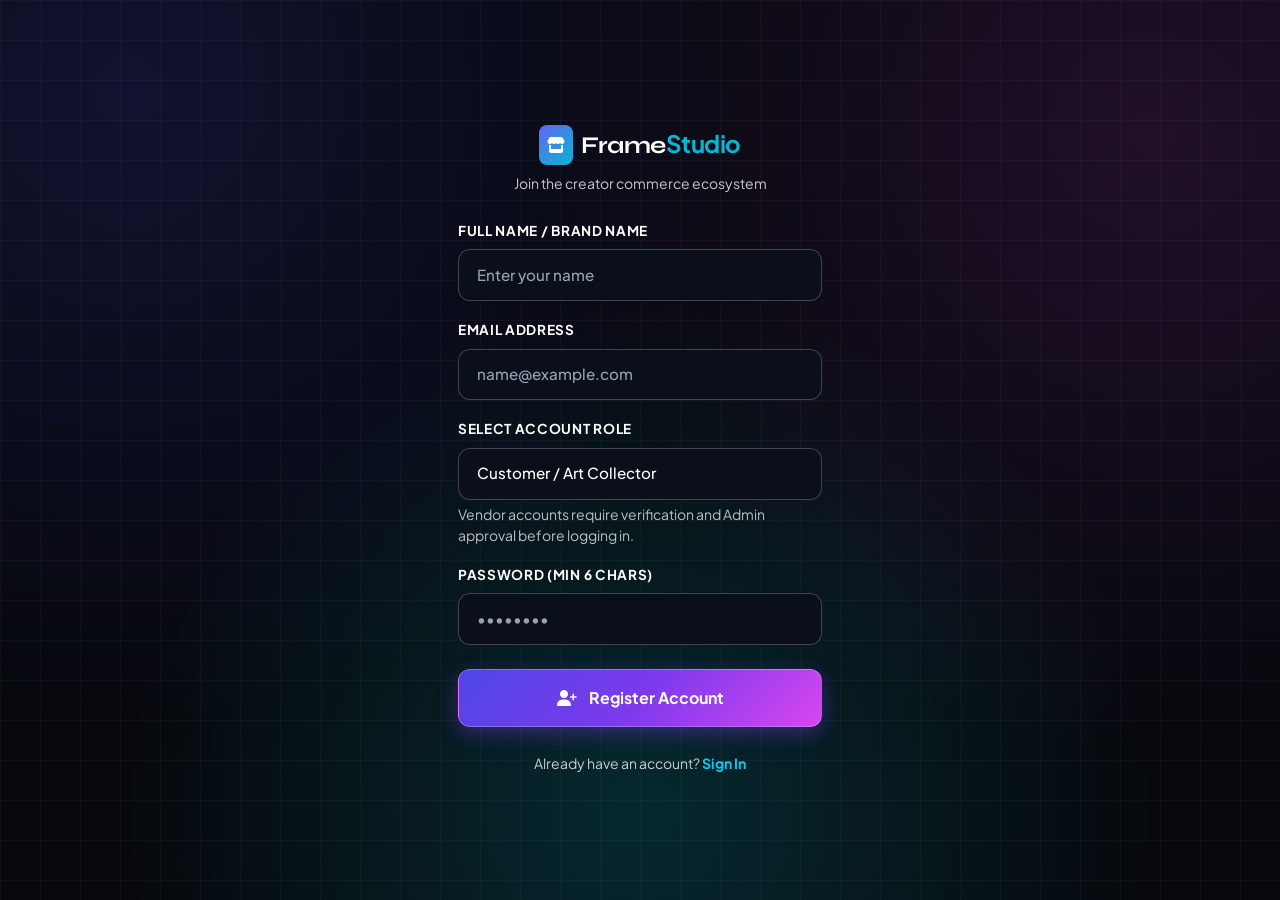
<file: frontend/customer/register.html>
<!DOCTYPE html>
<html lang="en">
<head>
    <meta charset="UTF-8">
    <meta name="viewport" content="width=device-width, initial-scale=1.0">
    <title>Create Account | FrameStudio</title>
    <link href="https://cdn.jsdelivr.net/npm/bootstrap@5.3.2/dist/css/bootstrap.min.css" rel="stylesheet">
    <link rel="stylesheet" href="https://cdnjs.cloudflare.com/ajax/libs/font-awesome/6.4.2/css/all.min.css">
    <link rel="stylesheet" href="css/style.css">
</head>
<body class="d-flex align-items-center justify-content-center min-vh-100 py-5">

    <div class="auth-card p-4 p-md-5" style="max-width: 460px; width: 100%;">
        <div class="text-center mb-4">
            <a href="index.html" class="d-inline-flex align-items-center gap-2 text-decoration-none text-white mb-2">
                <span class="p-2 rounded-3" style="background: linear-gradient(135deg, #6366f1, #06b6d4);">
                    <i class="fas fa-store text-white"></i>
                </span>
                <span class="fs-4 fw-bold brand-font">Frame<span style="color:#06b6d4">Studio</span></span>
            </a>
            <p class="text-light small mb-0" style="opacity: 0.8;">Join the creator commerce ecosystem</p>
        </div>

        <div id="regAlert" class="alert alert-danger d-none py-2 px-3 small rounded-3" role="alert"></div>

        <form id="registerForm">
            <div class="mb-3">
                <label class="form-label form-label-high text-white">Full Name / Brand Name</label>
                <input type="text" id="regName" class="form-control form-control-luxury" placeholder="Enter your name" required>
            </div>

            <div class="mb-3">
                <label class="form-label form-label-high text-white">Email Address</label>
                <input type="email" id="regEmail" class="form-control form-control-luxury" placeholder="name@example.com" required>
            </div>

            <div class="mb-3">
                <label class="form-label form-label-high text-white">Select Account Role</label>
                <select id="regRole" class="form-select form-control-luxury">
                    <option value="customer" selected>Customer / Art Collector</option>
                    <option value="vendor">Vendor / Agency / Creator (Requires Admin Approval)</option>
                </select>
                <div class="form-text text-light small opacity-75 mt-1">Vendor accounts require verification and Admin approval before logging in.</div>
            </div>

            <div class="mb-4">
                <label class="form-label form-label-high text-white">Password (Min 6 chars)</label>
                <input type="password" id="regPassword" class="form-control form-control-luxury" placeholder="••••••••" minlength="6" required>
            </div>

            <button type="submit" id="regSubmitBtn" class="btn btn-luxury w-100 py-3 fw-bold">
                <i class="fas fa-user-plus me-1"></i> Register Account
            </button>
        </form>

        <div class="text-center mt-4">
            <span class="text-light small" style="opacity:0.8;">Already have an account? </span>
            <a href="login.html" class="small text-info text-decoration-none fw-bold">Sign In</a>
        </div>
    </div>

    <script src="https://cdn.jsdelivr.net/npm/bootstrap@5.3.2/dist/js/bootstrap.bundle.min.js"></script>
    <script src="js/api.js"></script>
    <script>
        const API_ENDPOINT = (window.location.hostname.includes('render.com'))
            ? 'https://framestudio-backend.onrender.com/api'
            : 'http://localhost:5000/api';

        document.getElementById('registerForm').addEventListener('submit', async (e) => {
            e.preventDefault();
            const alertBox = document.getElementById('regAlert');
            const btn = document.getElementById('regSubmitBtn');

            alertBox.classList.add('d-none');
            alertBox.className = 'alert alert-danger py-2 px-3 small rounded-3';
            btn.disabled = true;
            btn.innerHTML = '<span class="spinner-border spinner-border-sm me-2"></span>Creating Account...';

            const full_name = document.getElementById('regName').value.trim();
            const email = document.getElementById('regEmail').value.trim();
            const role = document.getElementById('regRole').value;
            const password = document.getElementById('regPassword').value;

            try {
                const res = await fetch(`${API_ENDPOINT}/auth/register`, {
                    method: 'POST',
                    headers: { 'Content-Type': 'application/json' },
                    body: JSON.stringify({ full_name, email, role, password })
                });

                const data = await res.json();

                if (res.ok && data.success) {
                    alertBox.className = 'alert alert-success py-2 px-3 small rounded-3';
                    alertBox.innerText = data.message || 'Registration successful! Redirecting to login...';
                    alertBox.classList.remove('d-none');
                    setTimeout(() => {
                        window.location.href = 'login.html';
                    }, 2000);
                } else {
                    alertBox.innerText = data.message || 'Registration failed. Please try again.';
                    alertBox.classList.remove('d-none');
                    btn.disabled = false;
                    btn.innerHTML = '<i class="fas fa-user-plus me-1"></i> Register Account';
                }
            } catch (err) {
                console.error('Registration Error:', err);
                alertBox.innerText = 'Unable to reach backend server. Please try again.';
                alertBox.classList.remove('d-none');
                btn.disabled = false;
                btn.innerHTML = '<i class="fas fa-user-plus me-1"></i> Register Account';
            }
        });
    </script>
</body>
</html>
</file>
<file: frontend/customer/css/style.css>
@import url('https://fonts.googleapis.com/css2?family=Plus+Jakarta+Sans:wght@300;400;500;600;700;800&family=Syne:wght@600;700;800&display=swap');

:root {
    /* Pure Contrast Luxury Theme */
    --bg-base: #06080d;
    --bg-surface: #0e131f;
    --bg-card: rgba(16, 22, 36, 0.88);
    --bg-card-hover: rgba(23, 32, 54, 0.96);
    
    /* Neon Micro-Accents */
    --primary: #6366f1;
    --primary-gradient: linear-gradient(135deg, #4f46e5 0%, #7c3aed 50%, #d946ef 100%);
    --accent-teal: #00f2fe;
    --accent-emerald: #10b981;
    
    /* Highest Contrast Text Hierarchy */
    --text-pure: #ffffff;
    --text-high: #f8fafc;
    --text-mid: #e2e8f0;
    --text-muted: #94a3b8;
    
    /* High Definition Glass Borders */
    --border-glass: rgba(255, 255, 255, 0.14);
    --border-focus: #00f2fe;
    --border-glow: rgba(99, 102, 241, 0.5);

    --font-heading: 'Syne', sans-serif;
    --font-body: 'Plus Jakarta Sans', sans-serif;

    /* FrameStudio System Properties */
    --fs-bg: #070a13;
    --fs-card-bg: #0d1322;
    --fs-text: #ffffff;
    --fs-border: rgba(255, 255, 255, 0.15);
}

* {
    margin: 0;
    padding: 0;
    box-sizing: border-box;
}

body {
    background-color: var(--bg-base);
    /* High-End Deep Indigo Ambient Mesh + Grid Matrix */
    background-image: 
        radial-gradient(circle at 10% 10%, rgba(79, 70, 229, 0.16) 0%, transparent 45%),
        radial-gradient(circle at 90% 15%, rgba(217, 70, 239, 0.12) 0%, transparent 45%),
        radial-gradient(circle at 50% 90%, rgba(0, 242, 254, 0.14) 0%, transparent 50%),
        linear-gradient(to right, rgba(255, 255, 255, 0.03) 1px, transparent 1px),
        linear-gradient(to bottom, rgba(255, 255, 255, 0.03) 1px, transparent 1px);
    background-size: 100% 100%, 100% 100%, 100% 100%, 40px 40px, 40px 40px;
    background-attachment: fixed;
    color: var(--text-high);
    font-family: var(--font-body);
    min-height: 100vh;
    overflow-x: hidden;
}

/* Typography Overrides */
h1, h2, h3, h4, h5, h6, .brand-font {
    font-family: var(--font-heading);
    letter-spacing: -0.02em;
    color: var(--text-pure) !important;
}

p, span, label, input, select {
    font-family: var(--font-body);
}

/* Navigation Bar */
.glass-nav {
    background: rgba(6, 8, 13, 0.9) !important;
    backdrop-filter: blur(20px);
    -webkit-backdrop-filter: blur(20px);
    border-bottom: 1px solid var(--border-glass);
}

/* Studio Glass Card */
.glass-card {
    background: var(--bg-card);
    backdrop-filter: blur(20px);
    -webkit-backdrop-filter: blur(20px);
    border: 1px solid var(--border-glass);
    border-radius: 20px;
    box-shadow: 0 20px 40px rgba(0, 0, 0, 0.7);
    transition: all 0.3s cubic-bezier(0.16, 1, 0.3, 1);
}

.glass-card:hover {
    background: var(--bg-card-hover);
    border-color: rgba(99, 102, 241, 0.6);
    box-shadow: 0 25px 50px rgba(0, 0, 0, 0.9), 0 0 25px rgba(99, 102, 241, 0.35);
    transform: translateY(-4px);
}

/* Buttons */
.btn-luxury {
    background: var(--primary-gradient);
    color: #ffffff !important;
    font-weight: 700;
    border-radius: 12px;
    padding: 0.8rem 1.6rem;
    border: 1px solid rgba(255, 255, 255, 0.25);
    box-shadow: 0 6px 20px rgba(124, 58, 237, 0.4);
    transition: all 0.25s ease;
    display: inline-flex;
    align-items: center;
    justify-content: center;
    gap: 0.5rem;
}

.btn-luxury:hover {
    transform: translateY(-2px);
    box-shadow: 0 10px 30px rgba(217, 70, 239, 0.6);
    filter: brightness(1.15);
}

.btn-luxury-outline {
    background: rgba(255, 255, 255, 0.05);
    color: var(--text-pure) !important;
    font-weight: 600;
    border-radius: 12px;
    padding: 0.75rem 1.4rem;
    border: 1px solid var(--border-glass);
    transition: all 0.25s ease;
}

.btn-luxury-outline:hover {
    background: rgba(255, 255, 255, 0.12);
    border-color: var(--accent-teal);
    color: var(--accent-teal) !important;
}

/* Form Controls */
.form-label-high {
    color: #ffffff !important;
    font-weight: 700;
    font-size: 0.85rem;
    letter-spacing: 0.05em;
    text-transform: uppercase;
    margin-bottom: 0.5rem;
}

.form-control-luxury {
    background: #0b0f19 !important;
    border: 1px solid rgba(255, 255, 255, 0.22) !important;
    color: #ffffff !important;
    font-weight: 500;
    border-radius: 12px;
    padding: 0.85rem 1.1rem;
    font-size: 0.95rem;
    transition: all 0.25s ease;
}

.form-control-luxury option {
    background-color: #0b0f19;
    color: #ffffff;
}

.form-control-luxury::placeholder {
    color: #94a3b8 !important;
}

.form-control-luxury:focus {
    border-color: var(--accent-teal) !important;
    box-shadow: 0 0 16px rgba(0, 242, 254, 0.4) !important;
    background: #0f1422 !important;
}

/* Badges */
.badge-luxury {
    background: rgba(99, 102, 241, 0.25);
    color: #e0e7ff;
    border: 1px solid rgba(99, 102, 241, 0.5);
    padding: 0.4rem 0.9rem;
    font-size: 0.75rem;
    font-weight: 700;
    letter-spacing: 0.05em;
    text-transform: uppercase;
    border-radius: 50px;
}

/* Empty State Banner */
.empty-state-box {
    background: rgba(14, 19, 31, 0.9);
    border: 2px dashed rgba(99, 102, 241, 0.4);
    border-radius: 24px;
    padding: 4.5rem 2rem;
    text-align: center;
    box-shadow: 0 20px 50px rgba(0, 0, 0, 0.8);
}

.empty-state-box h4 {
    color: #ffffff !important;
    font-weight: 800;
    font-size: 1.6rem;
    margin-top: 1.2rem;
}

.empty-state-box p {
    color: #e2e8f0 !important;
    font-size: 1.05rem;
    max-width: 520px;
    margin: 0.75rem auto 1.75rem auto;
    line-height: 1.6;
}

/* Product Card Elements */
.product-img-wrap {
    position: relative;
    overflow: hidden;
    border-radius: 16px;
    height: 250px;
}

.product-img-wrap img {
    width: 100%;
    height: 100%;
    object-fit: cover;
    transition: transform 0.5s ease;
}

.glass-card:hover .product-img-wrap img {
    transform: scale(1.06);
}

/* ================================================================
   ULTRA-HIGH CONTRAST ADMIN & NAVIGATION TABS
   ================================================================ */
#adminTabs .nav-link,
#adminTabs .btn,
.nav-pills .nav-link,
.nav-pills .btn {
    background: #0f172a !important;
    color: #ffffff !important;
    font-weight: 700 !important;
    font-size: 0.95rem !important;
    border: 1px solid rgba(255, 255, 255, 0.35) !important;
    border-radius: 12px !important;
    padding: 0.85rem 1.6rem !important;
    text-shadow: 0 1px 2px rgba(0, 0, 0, 0.8);
    opacity: 1 !important;
    transition: all 0.25s ease-in-out;
}

#adminTabs .nav-link:hover,
#adminTabs .btn:hover {
    background: #1e293b !important;
    color: #00f2fe !important;
    border-color: #00f2fe !important;
    box-shadow: 0 0 15px rgba(0, 242, 254, 0.4) !important;
}

#adminTabs .nav-link.active,
#adminTabs .btn.active,
.nav-pills .show > .nav-link {
    background: linear-gradient(135deg, #4f46e5 0%, #7c3aed 50%, #d946ef 100%) !important;
    color: #ffffff !important;
    border: 1px solid rgba(255, 255, 255, 0.6) !important;
    box-shadow: 0 6px 20px rgba(124, 58, 237, 0.6) !important;
    font-weight: 800 !important;
}

#adminTabs .nav-link i,
#adminTabs .btn i {
    color: inherit !important;
}

/* ================================================================
   HAMBURGER DRAWER STYLING
   ================================================================ */
.hamburger-btn {
    background: #0f172a;
    border: 1px solid rgba(255, 255, 255, 0.3);
    color: #ffffff;
    border-radius: 12px;
    padding: 0.5rem 0.85rem;
    font-size: 1.25rem;
    cursor: pointer;
    transition: all 0.2s ease;
}

.hamburger-btn:hover {
    background: #1e293b;
    border-color: #00f2fe;
    color: #00f2fe;
}

.offcanvas-luxury {
    background: #0d1322 !important;
    border-right: 1px solid rgba(255, 255, 255, 0.18) !important;
    color: #ffffff !important;
    width: 340px !important;
}

.drawer-profile-box {
    background: rgba(255, 255, 255, 0.04);
    border: 1px solid rgba(255, 255, 255, 0.12);
    border-radius: 18px;
    padding: 1.25rem;
}

.drawer-avatar-preview {
    width: 70px;
    height: 70px;
    border-radius: 50%;
    object-fit: cover;
    border: 2px solid #00f2fe;
}

.drawer-menu-item {
    display: flex;
    align-items: center;
    gap: 12px;
    padding: 0.85rem 1rem;
    color: #e2e8f0;
    text-decoration: none;
    border-radius: 12px;
    font-weight: 600;
    transition: all 0.2s ease;
}

.drawer-menu-item:hover {
    background: rgba(0, 242, 254, 0.1);
    color: #00f2fe;
}

.drawer-menu-item i {
    width: 20px;
    text-align: center;
    font-size: 1.1rem;
}
</file>
